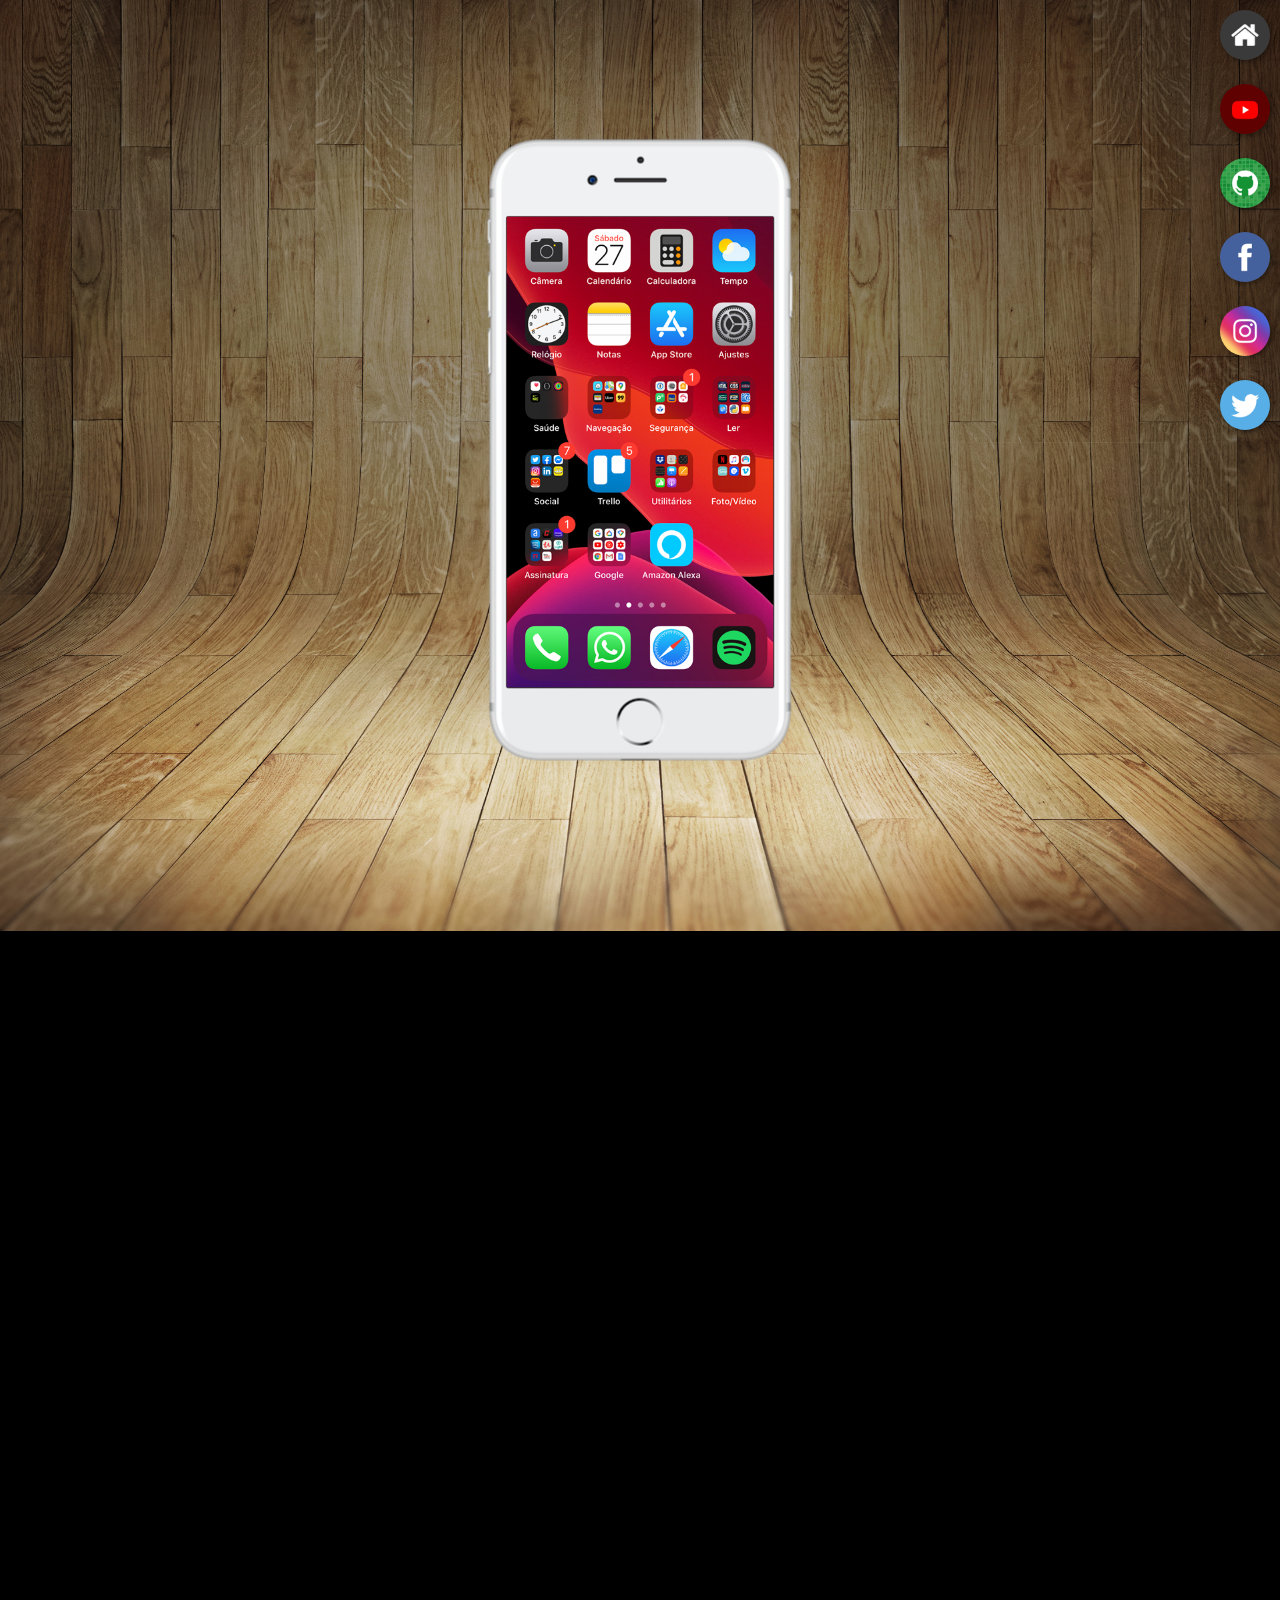
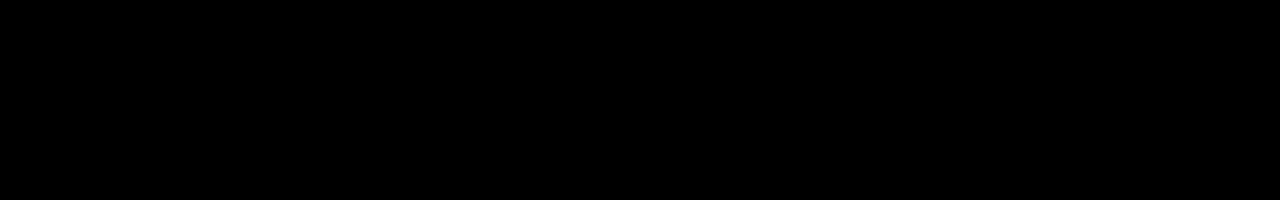
<file: index.html>
<!DOCTYPE html>
<html lang="pt-br">
<head>
    <meta charset="UTF-8">
    <meta http-equiv="X-UA-Compatible" content="IE=edge">
    <meta name="viewport" content="width=device-width, initial-scale=1.0">
    <link rel="shortcut icon" href="favicon.ico" type="image/x-icon">
    <link rel="stylesheet" href="estilos/style.css">
    <title>Projeto Redes Sociais</title>
</head>
<body>
    <main>
        <section id="telefone">
            <iframe src="home.html" name="tela" id="tela" frameborder="0">Seu navegador não é compatível</iframe>
        </section>
        <section id="redes-sociais">
            <a href="home.html" target="tela"><img src="imagens/logo-home.jpg" alt="Home"></a><br>
            <a href="youtube.html" target="tela"><img src="imagens/logo-youtube.jpg" alt="Youtube"></a><br>
            <a href="github.html" target="tela"><img src="imagens/logo-github.jpg" alt="Github"></a><br>
            <a href="facebook.html" target="tela"><img src="imagens/logo-facebook.jpg" alt="Facebook"></a><br>
            <a href="instagram.html" target="tela"><img src="imagens/logo-instagram.jpg" alt="Instagram"></a><br>
            <a href="twitter.html" target="tela"><img src="imagens/logo-twitter.jpg" alt="Twitter"></a><br>
        </section>
    </main>
</body>
</html>
</file>
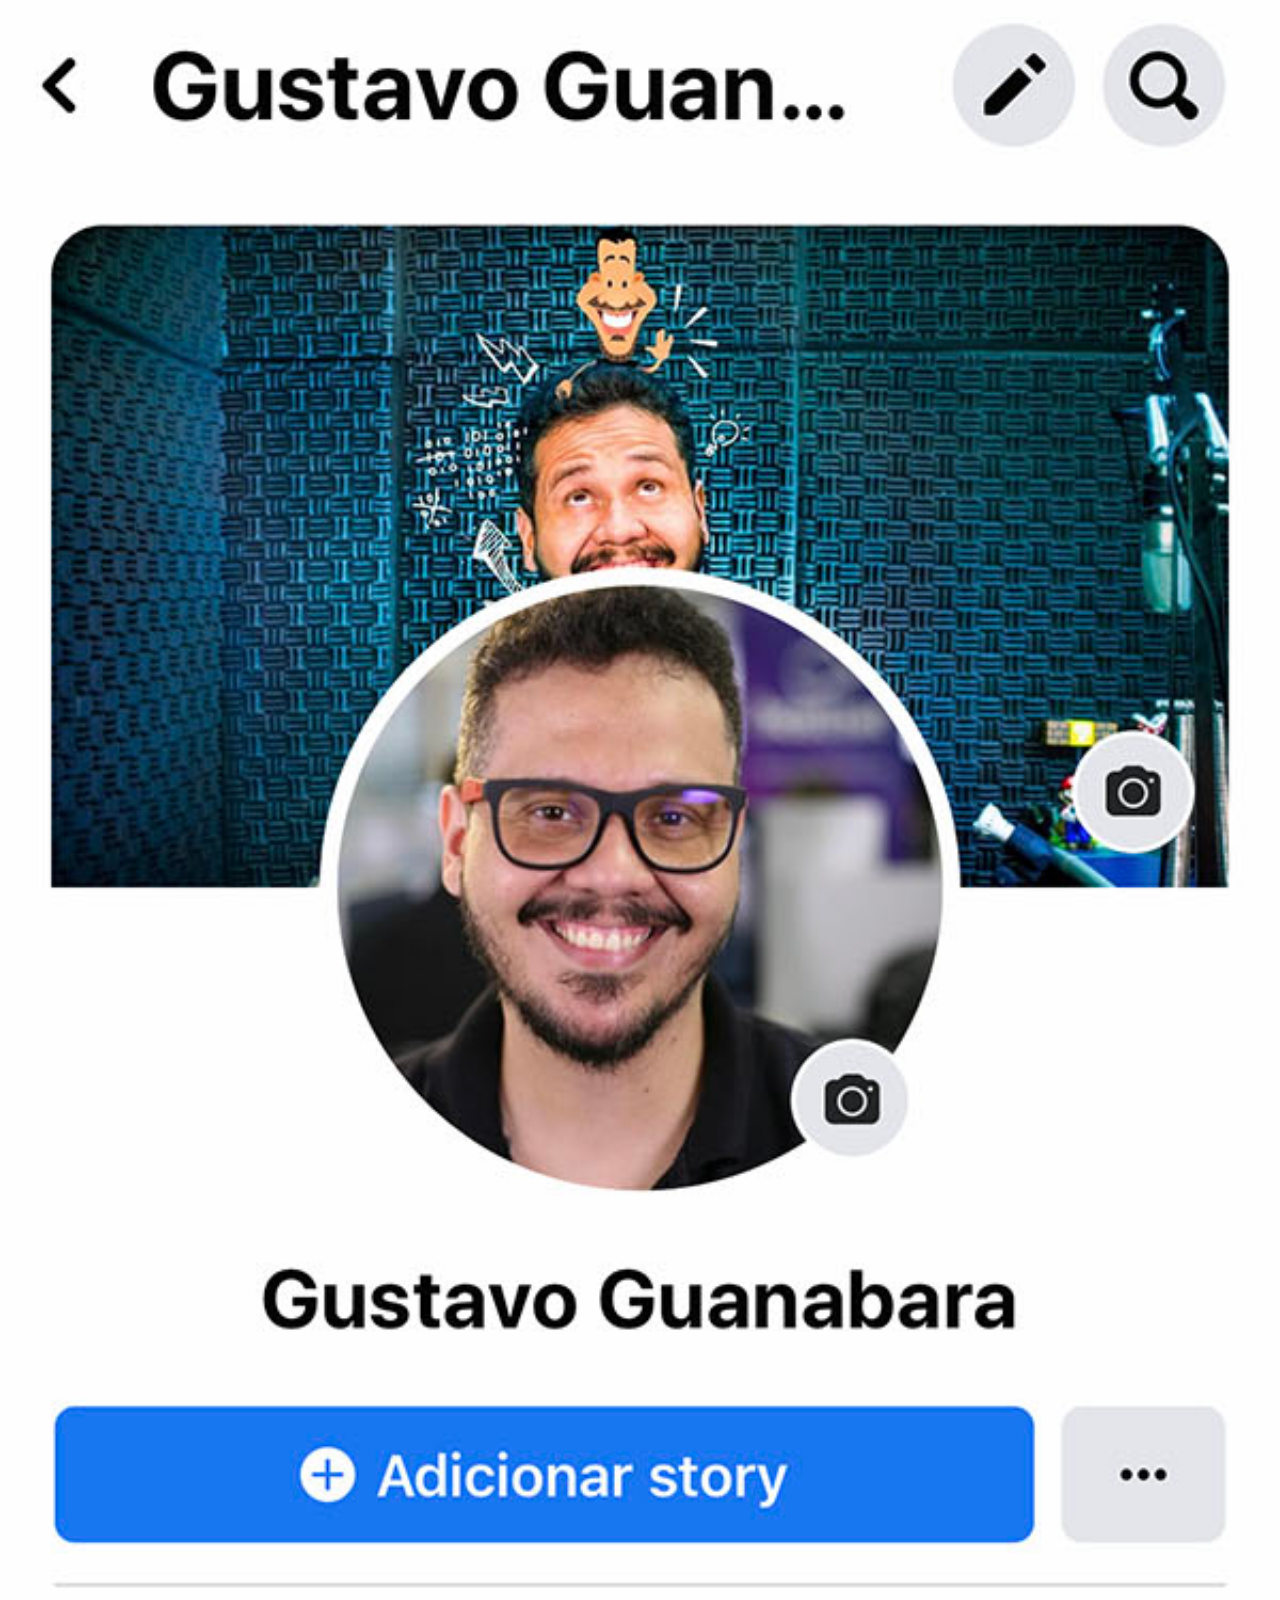
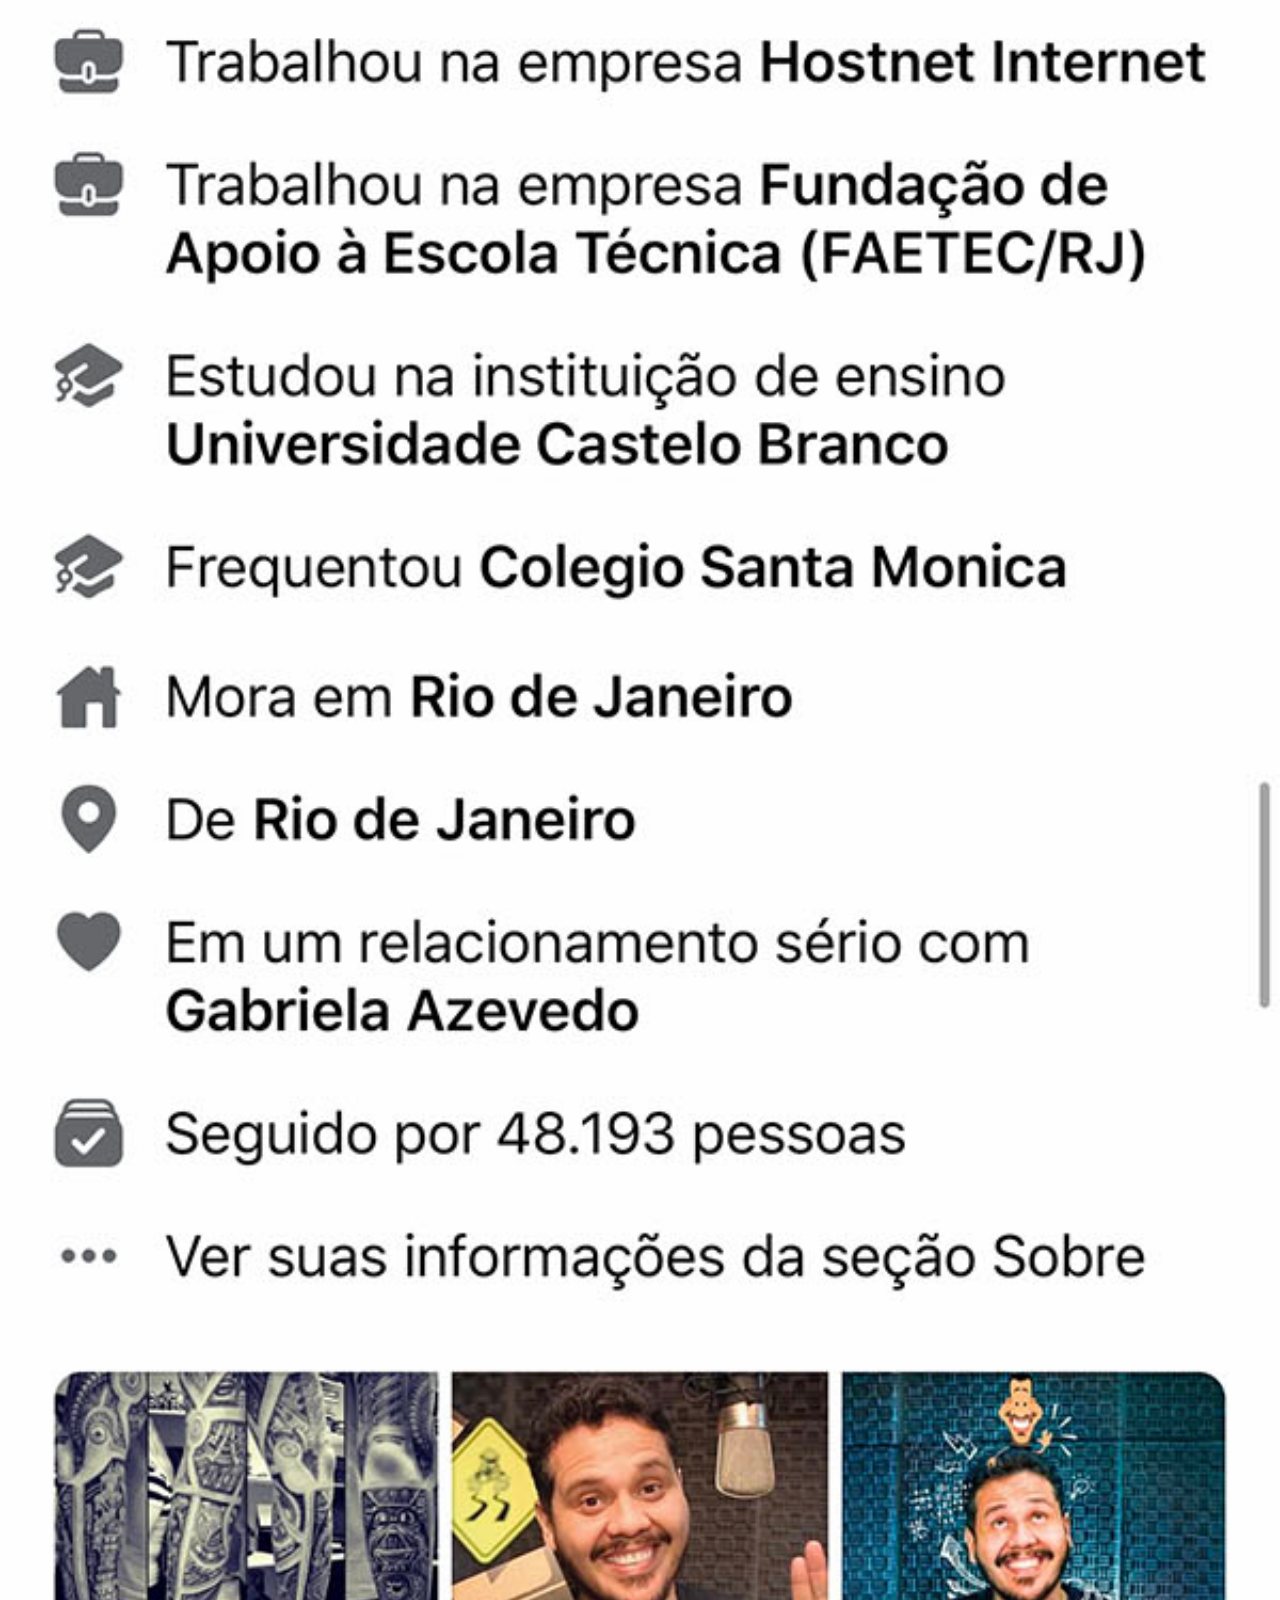
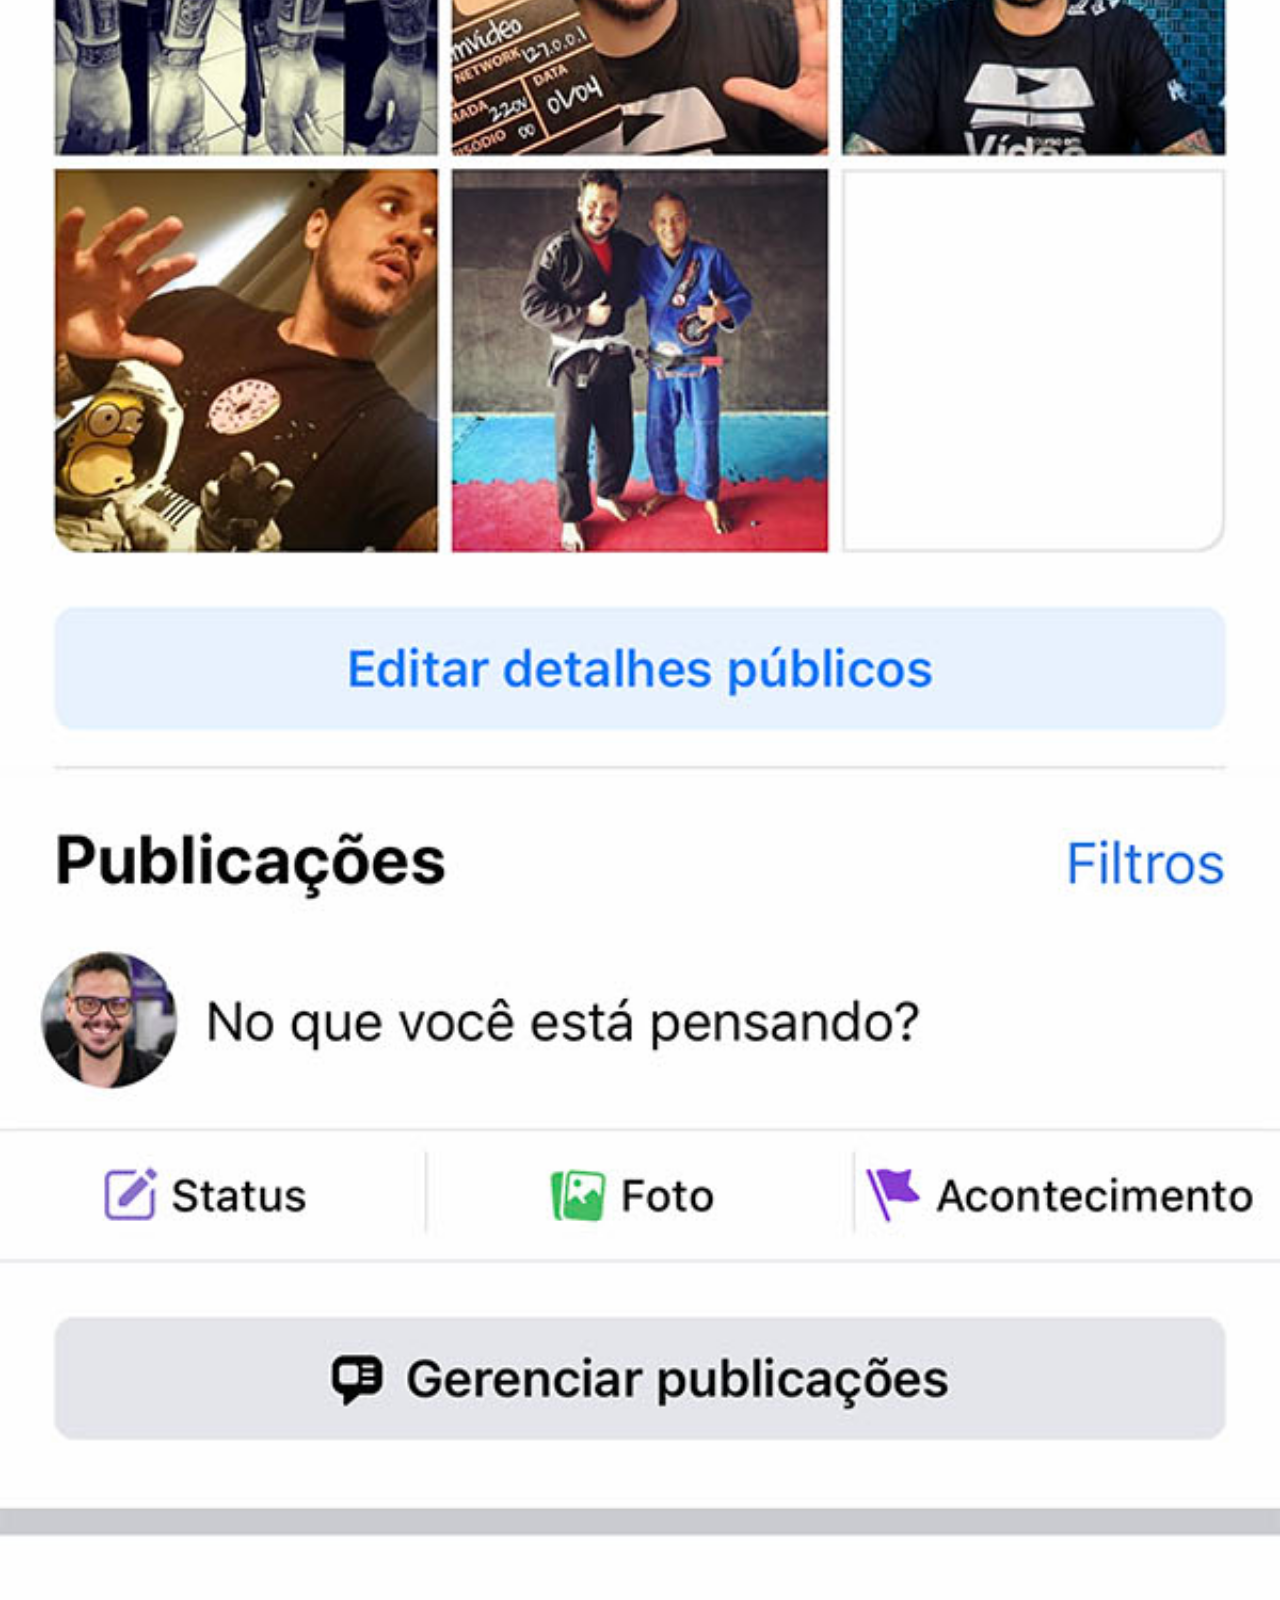
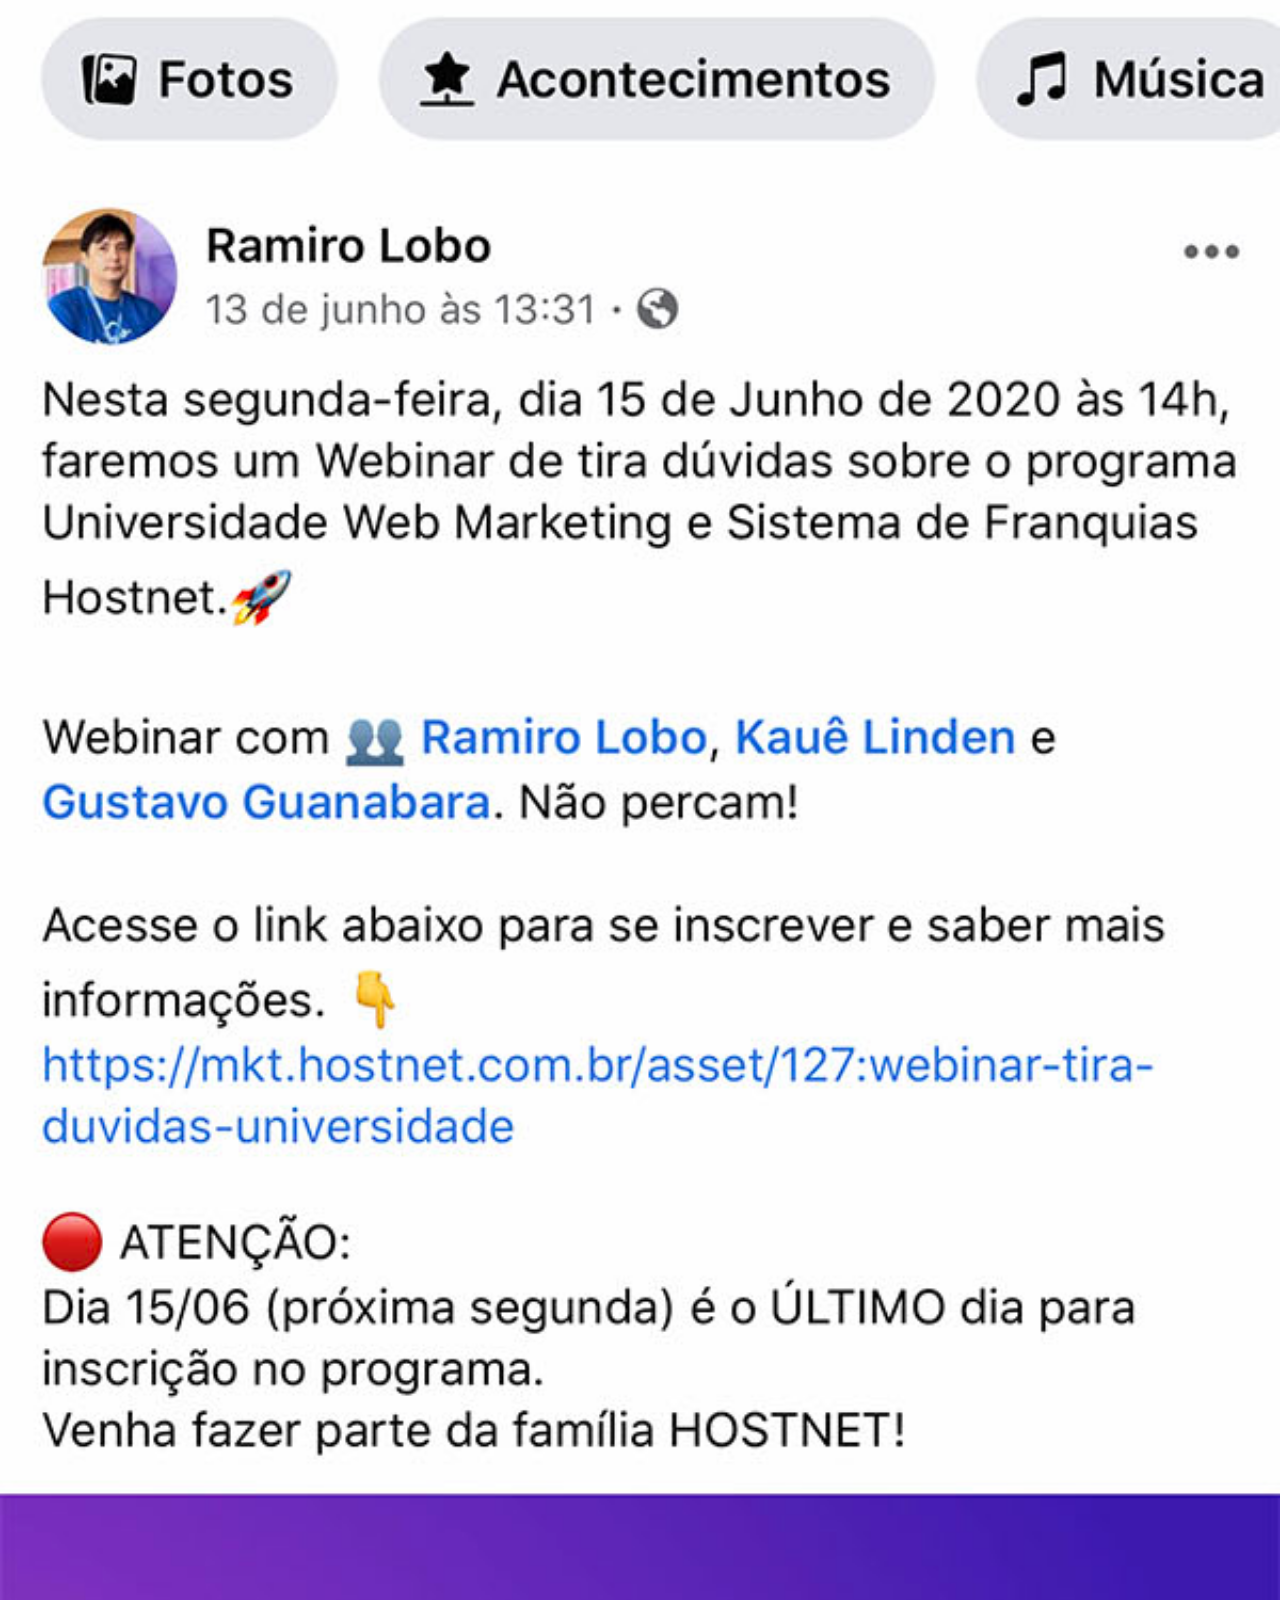
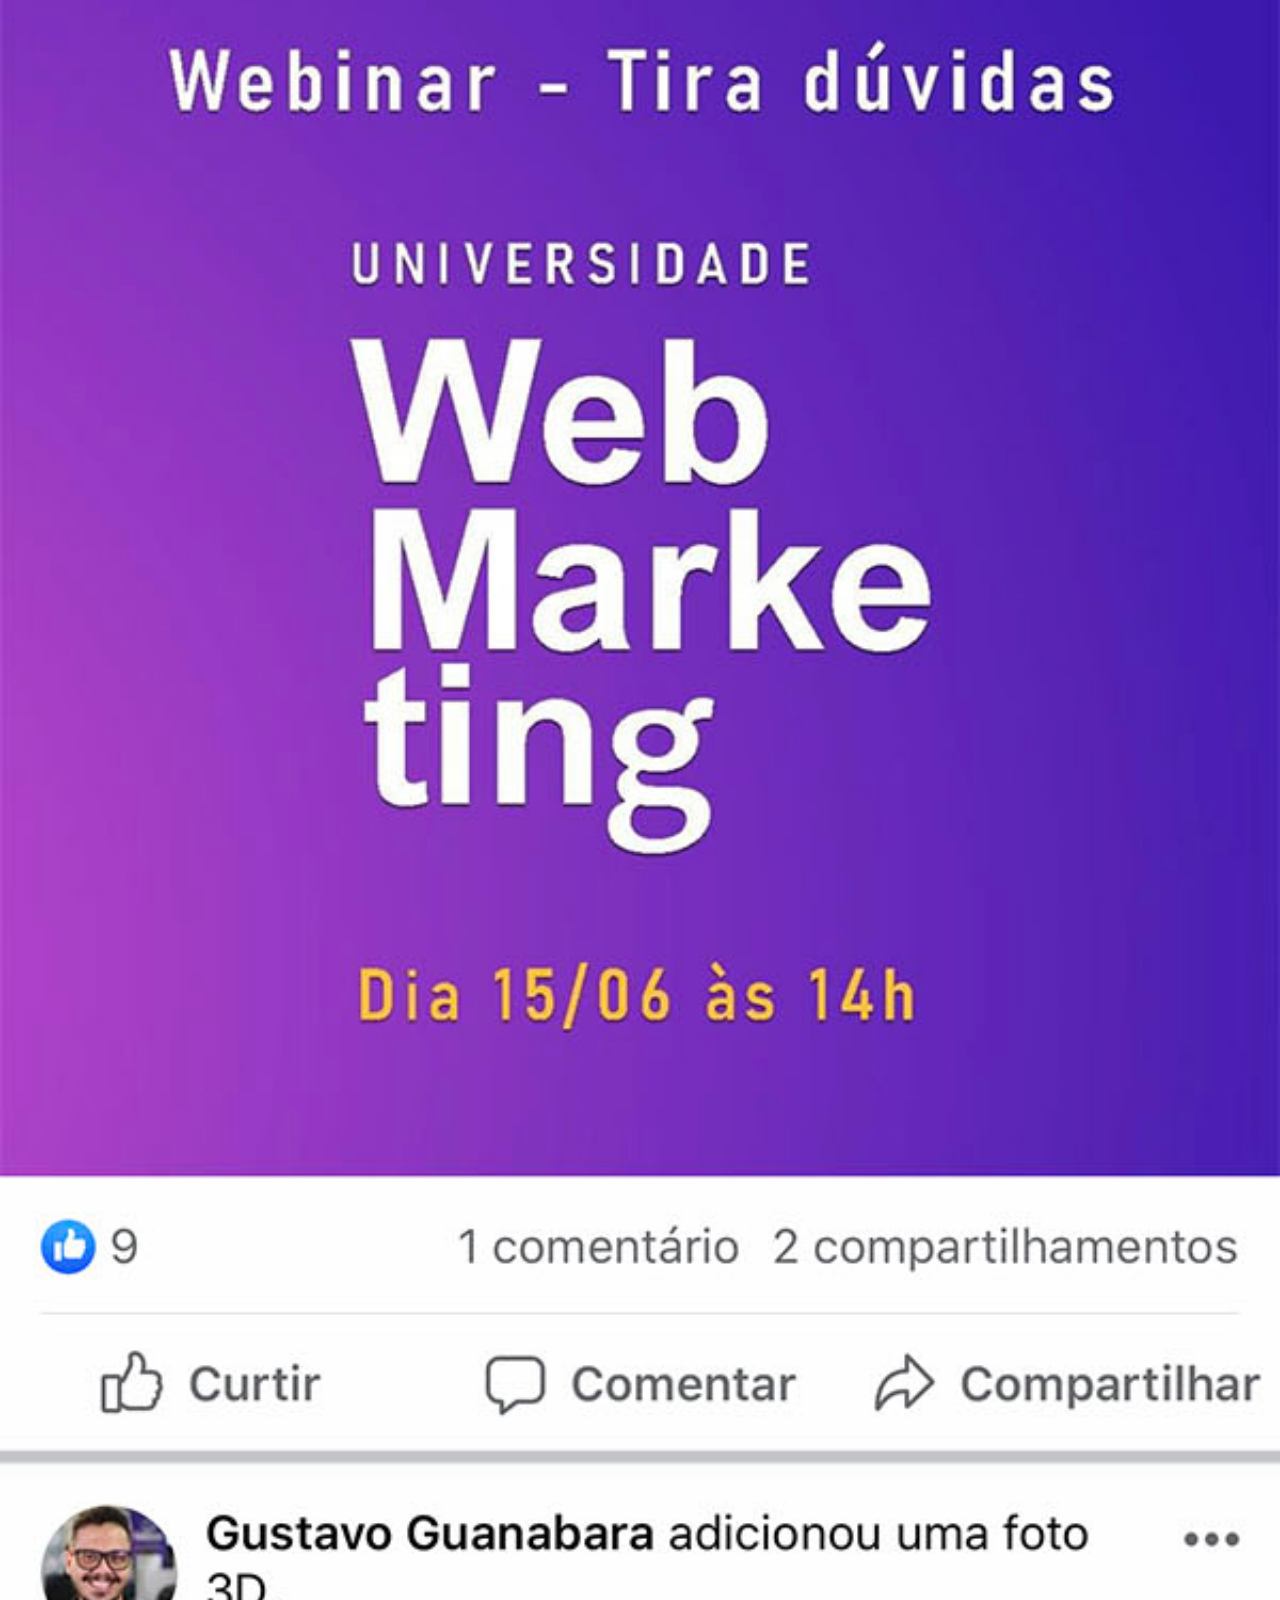
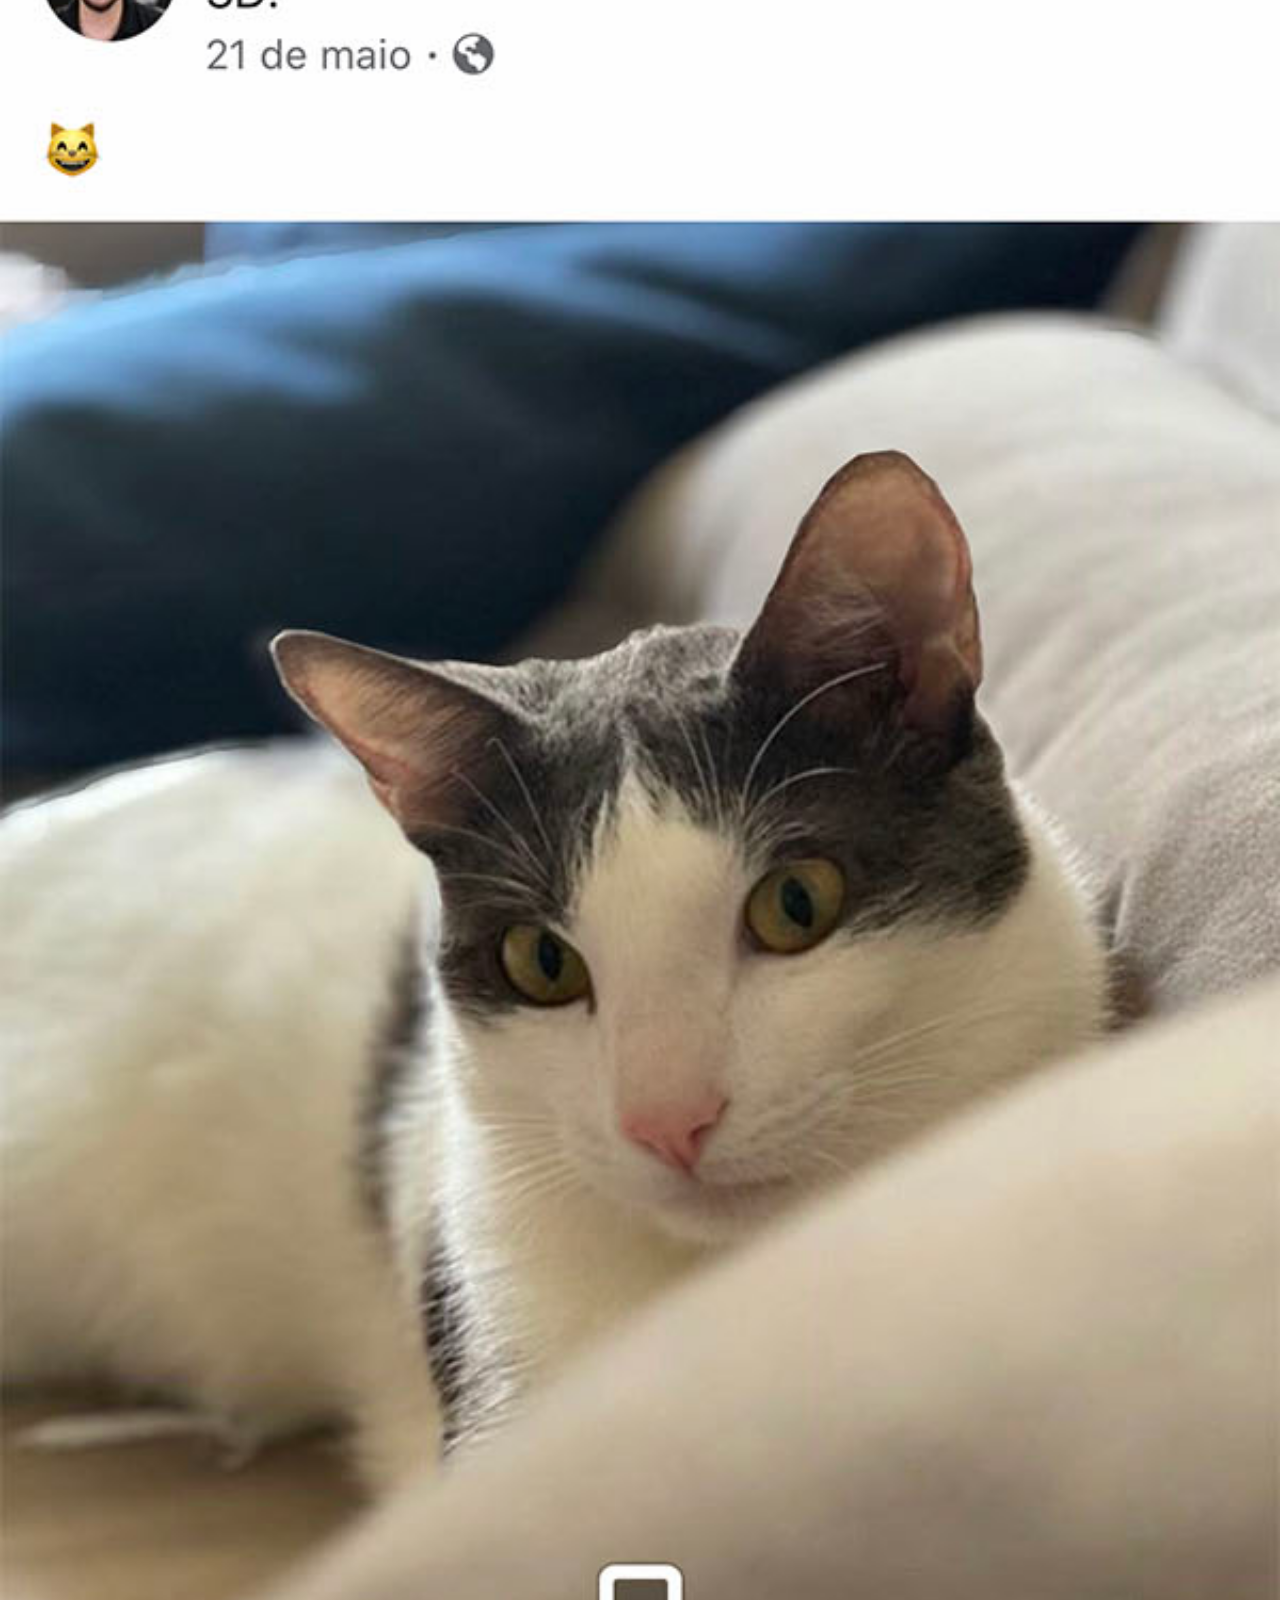
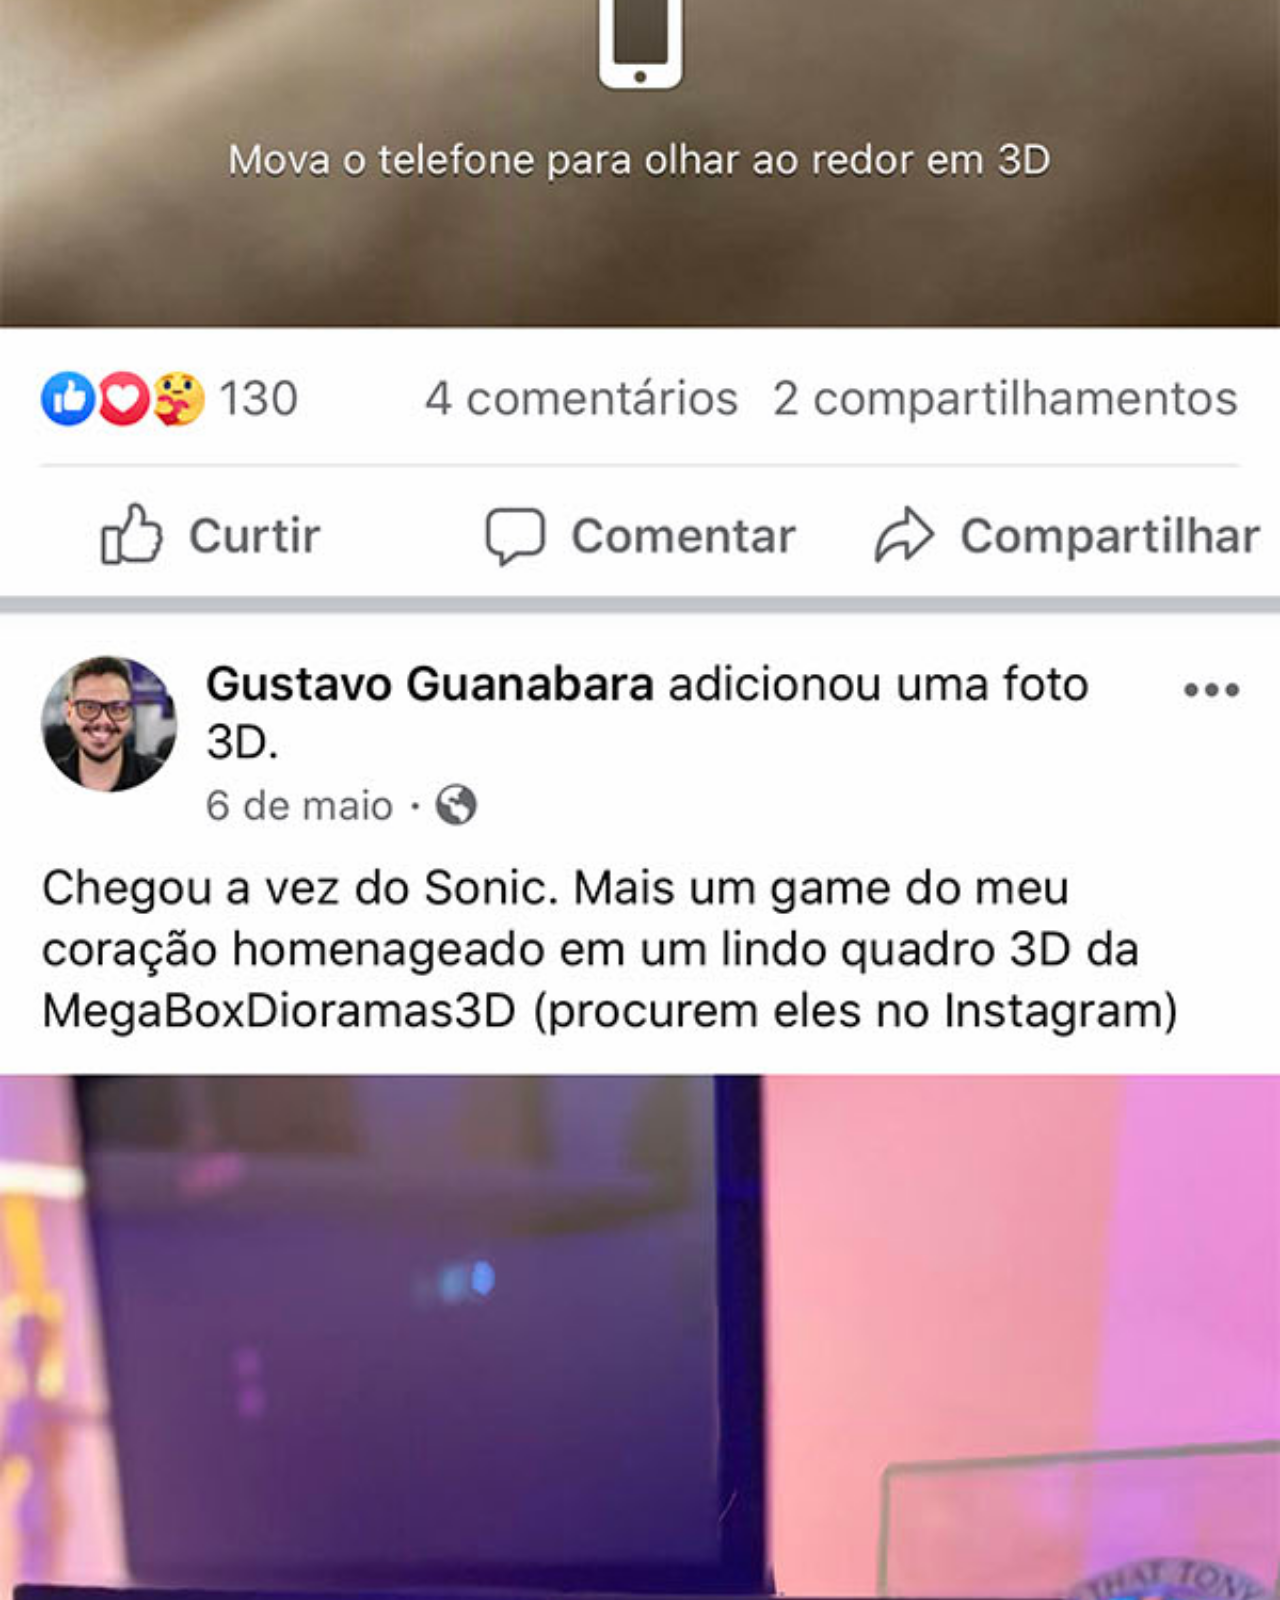
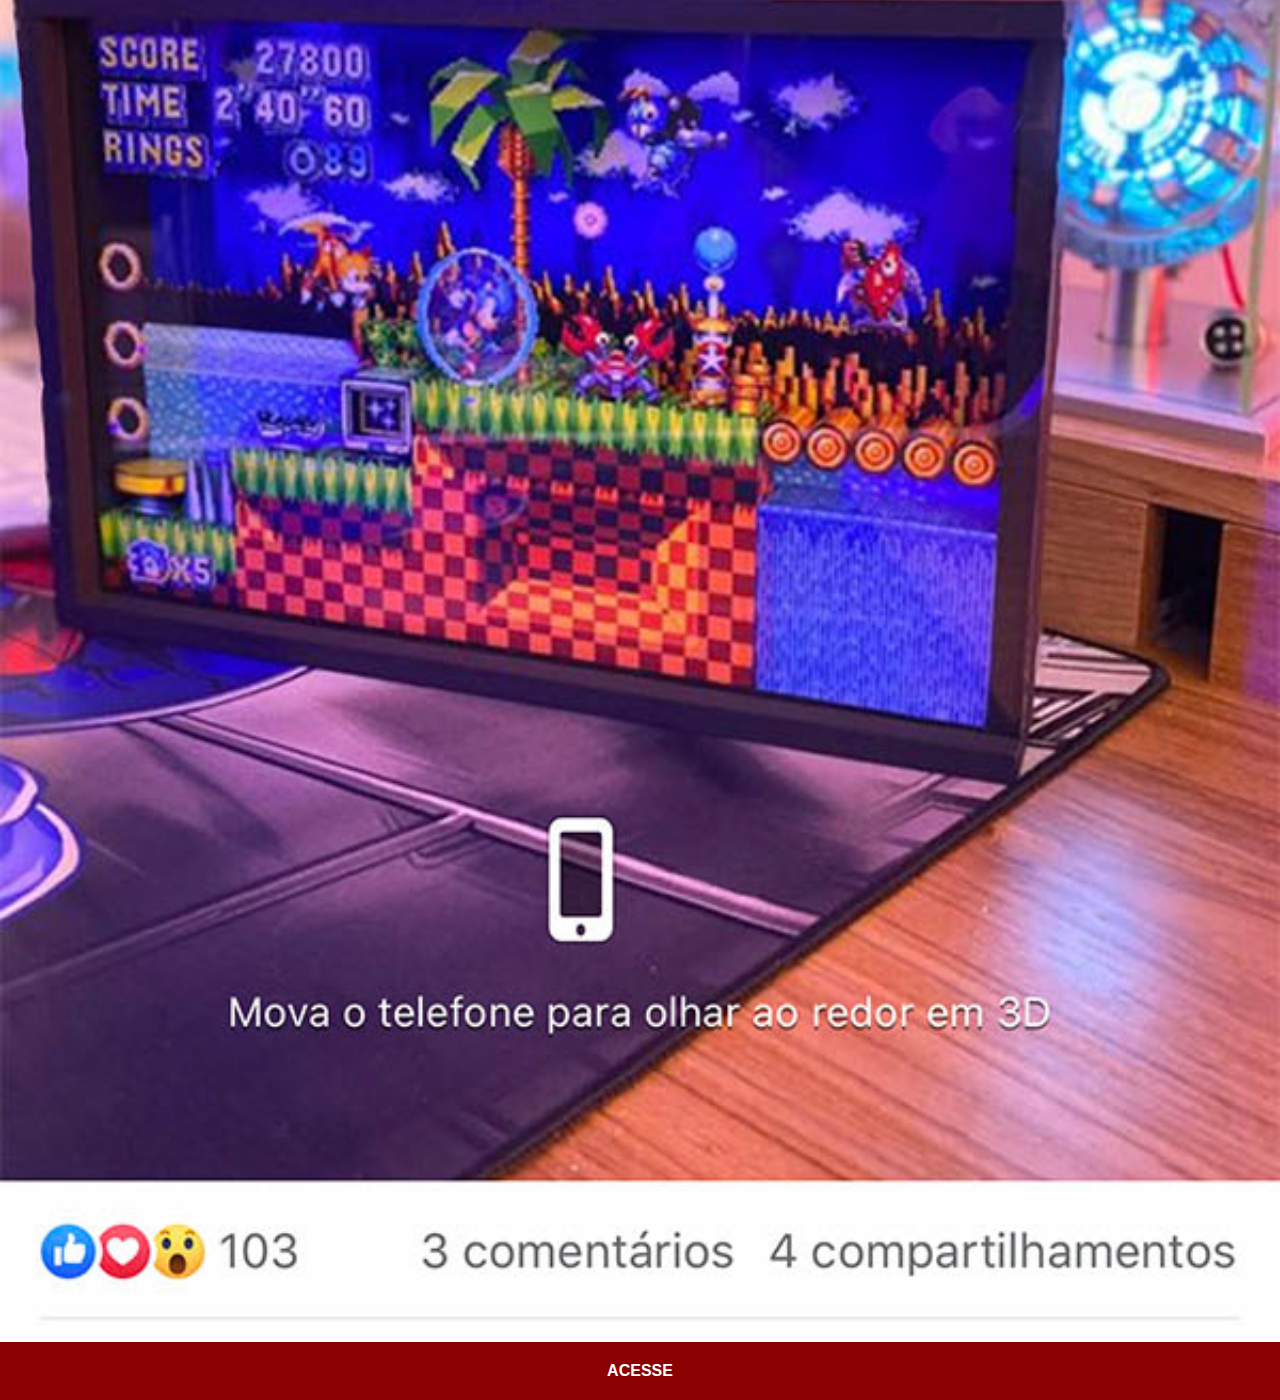
<file: facebook.html>
<!DOCTYPE html>
<html lang="pt-br">
<head>
    <meta charset="UTF-8">
    <meta http-equiv="X-UA-Compatible" content="IE=edge">
    <meta name="viewport" content="width=device-width, initial-scale=1.0">
    <title>Facebook</title>
</head>
<body>
    <link rel="stylesheet" href="estilos/social.css">
</body>
<img src="imagens/tela-facebook.jpg" alt="Facebook">
<a href="https://pt-br.facebook.com/" target="_blank">ACESSE</a>
</html>
</file>
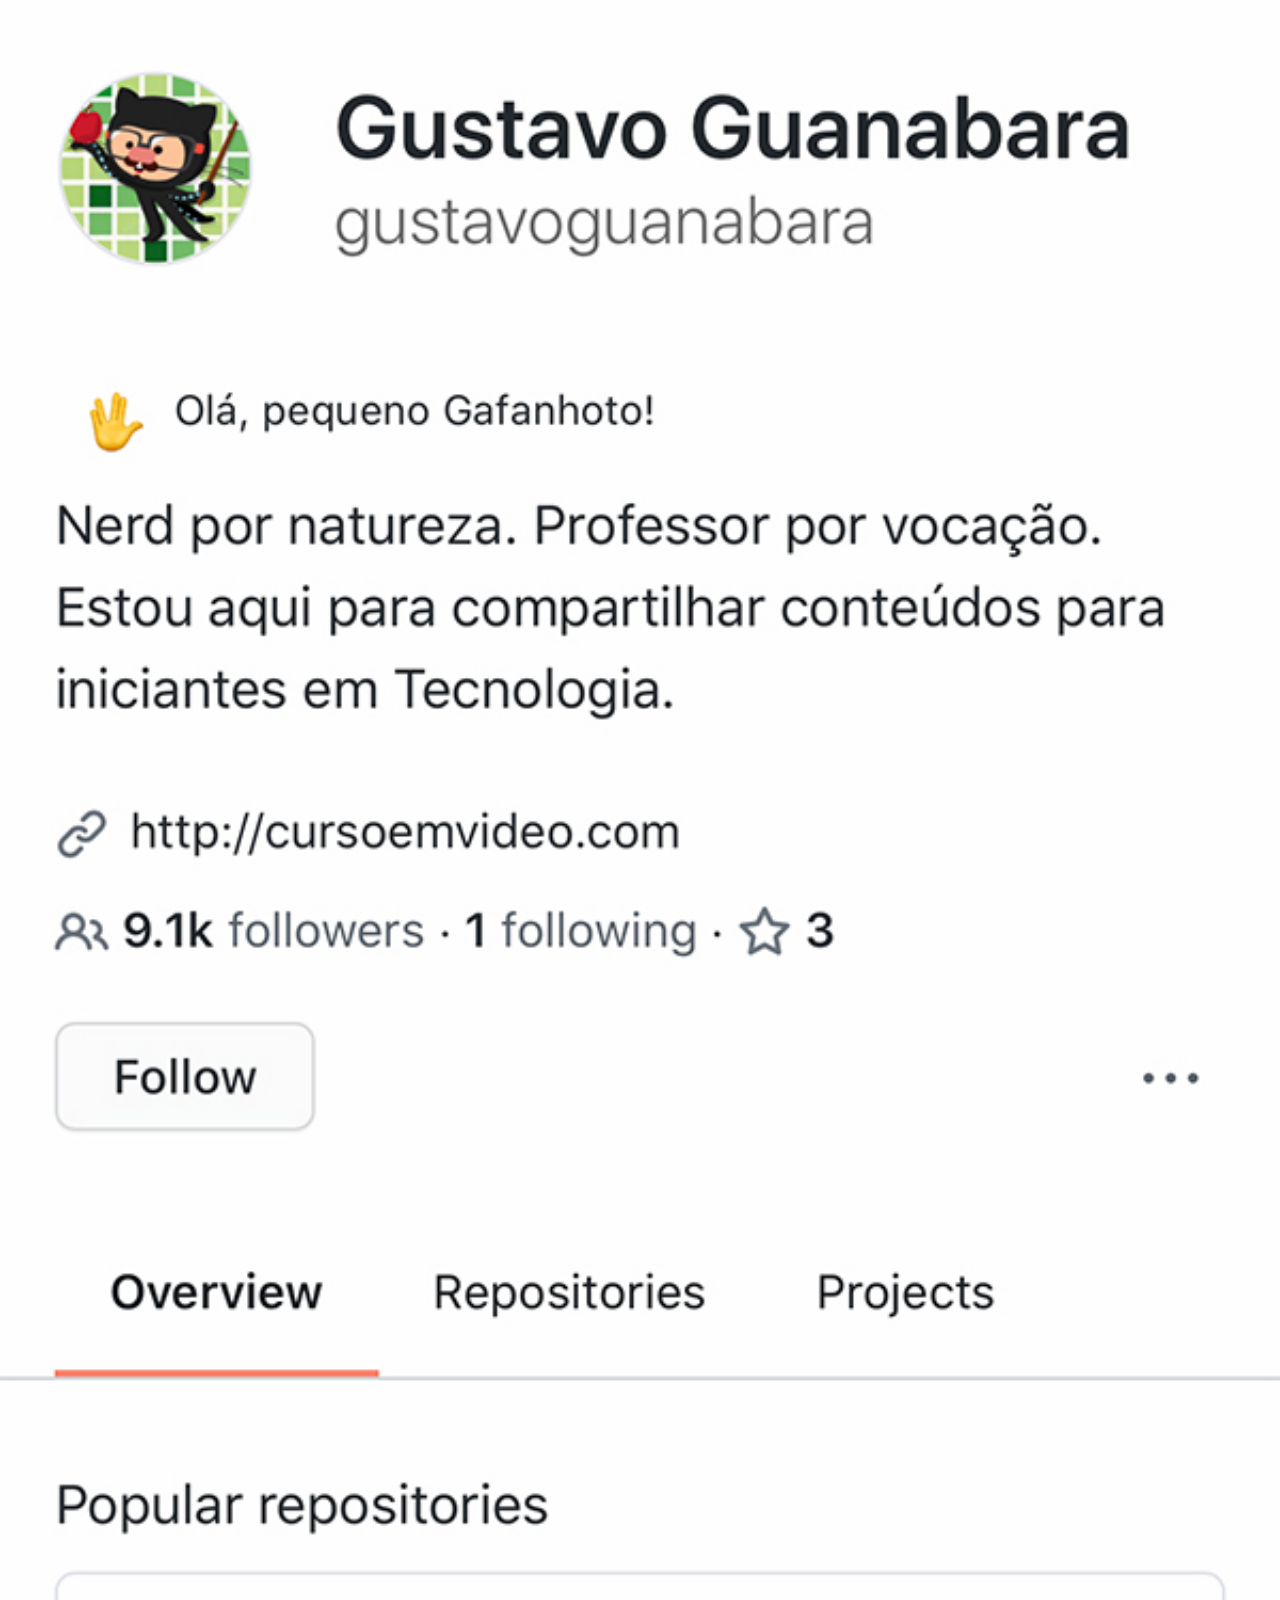
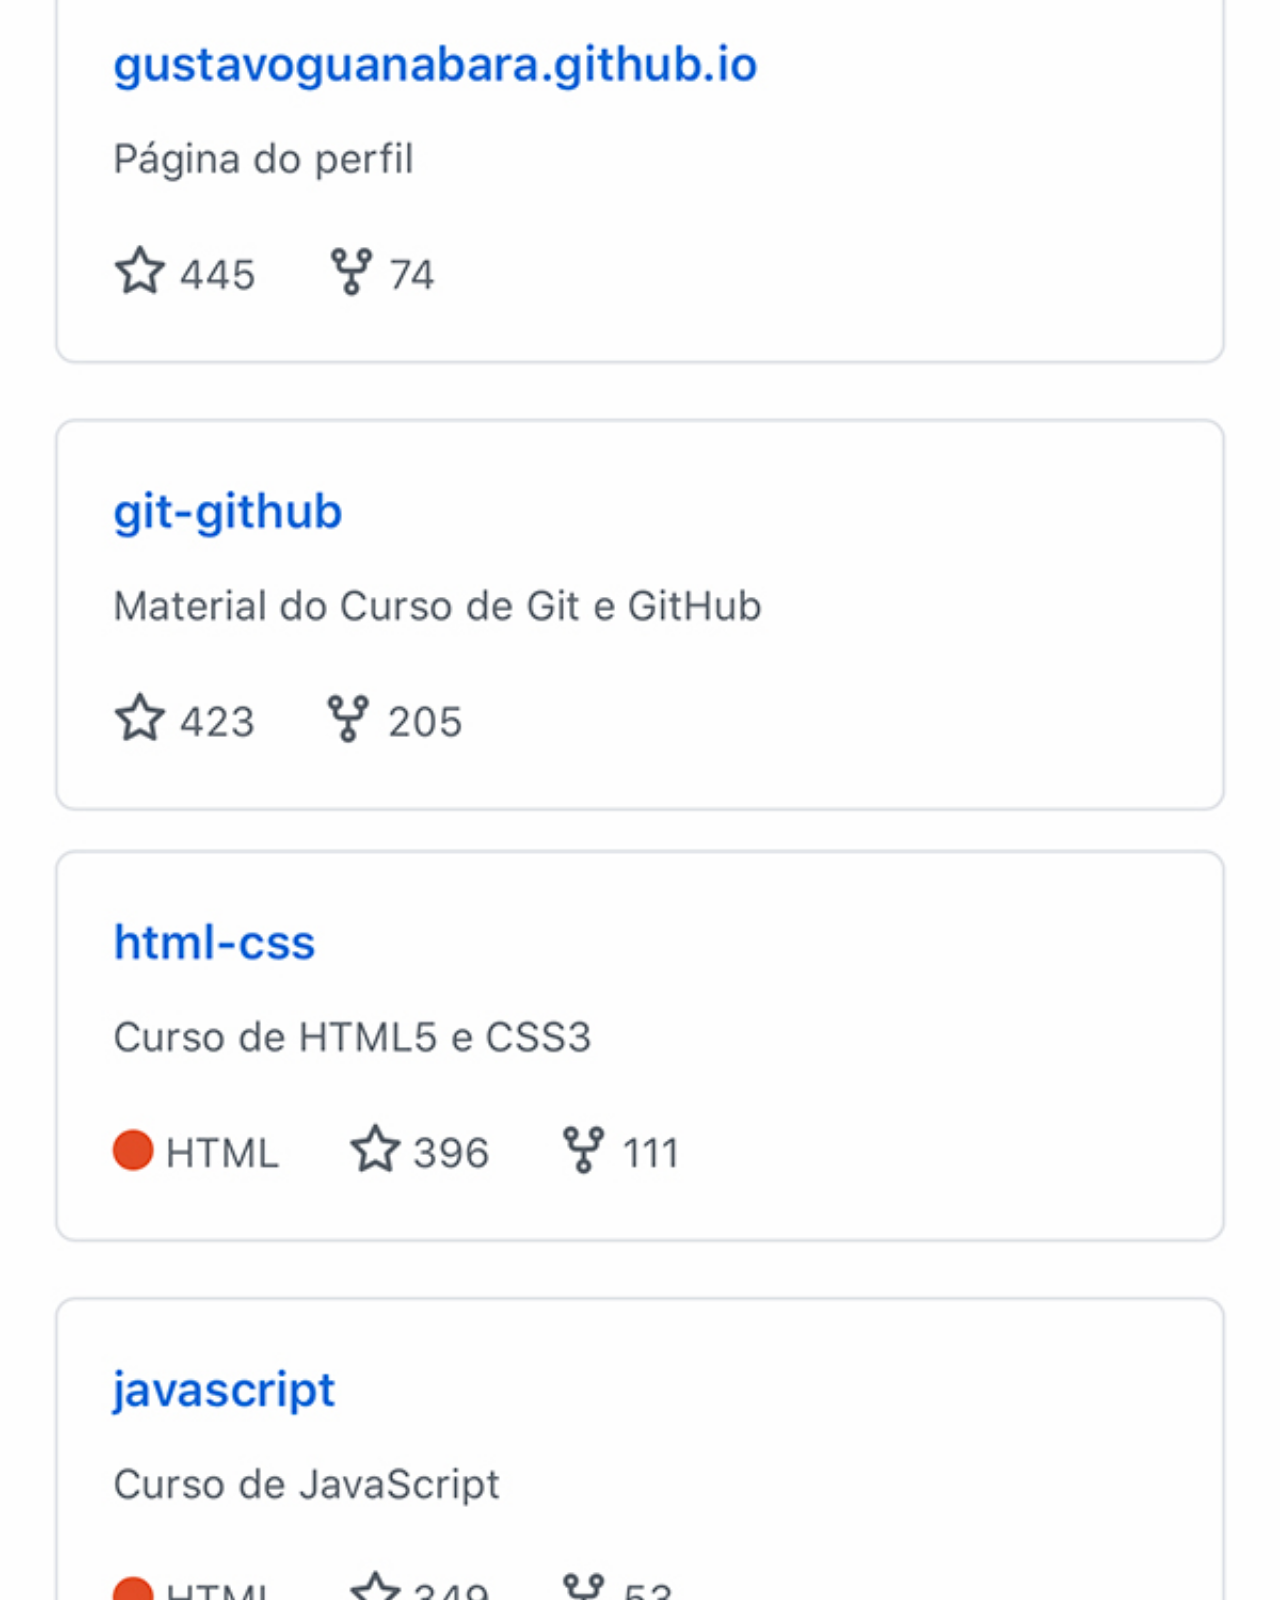
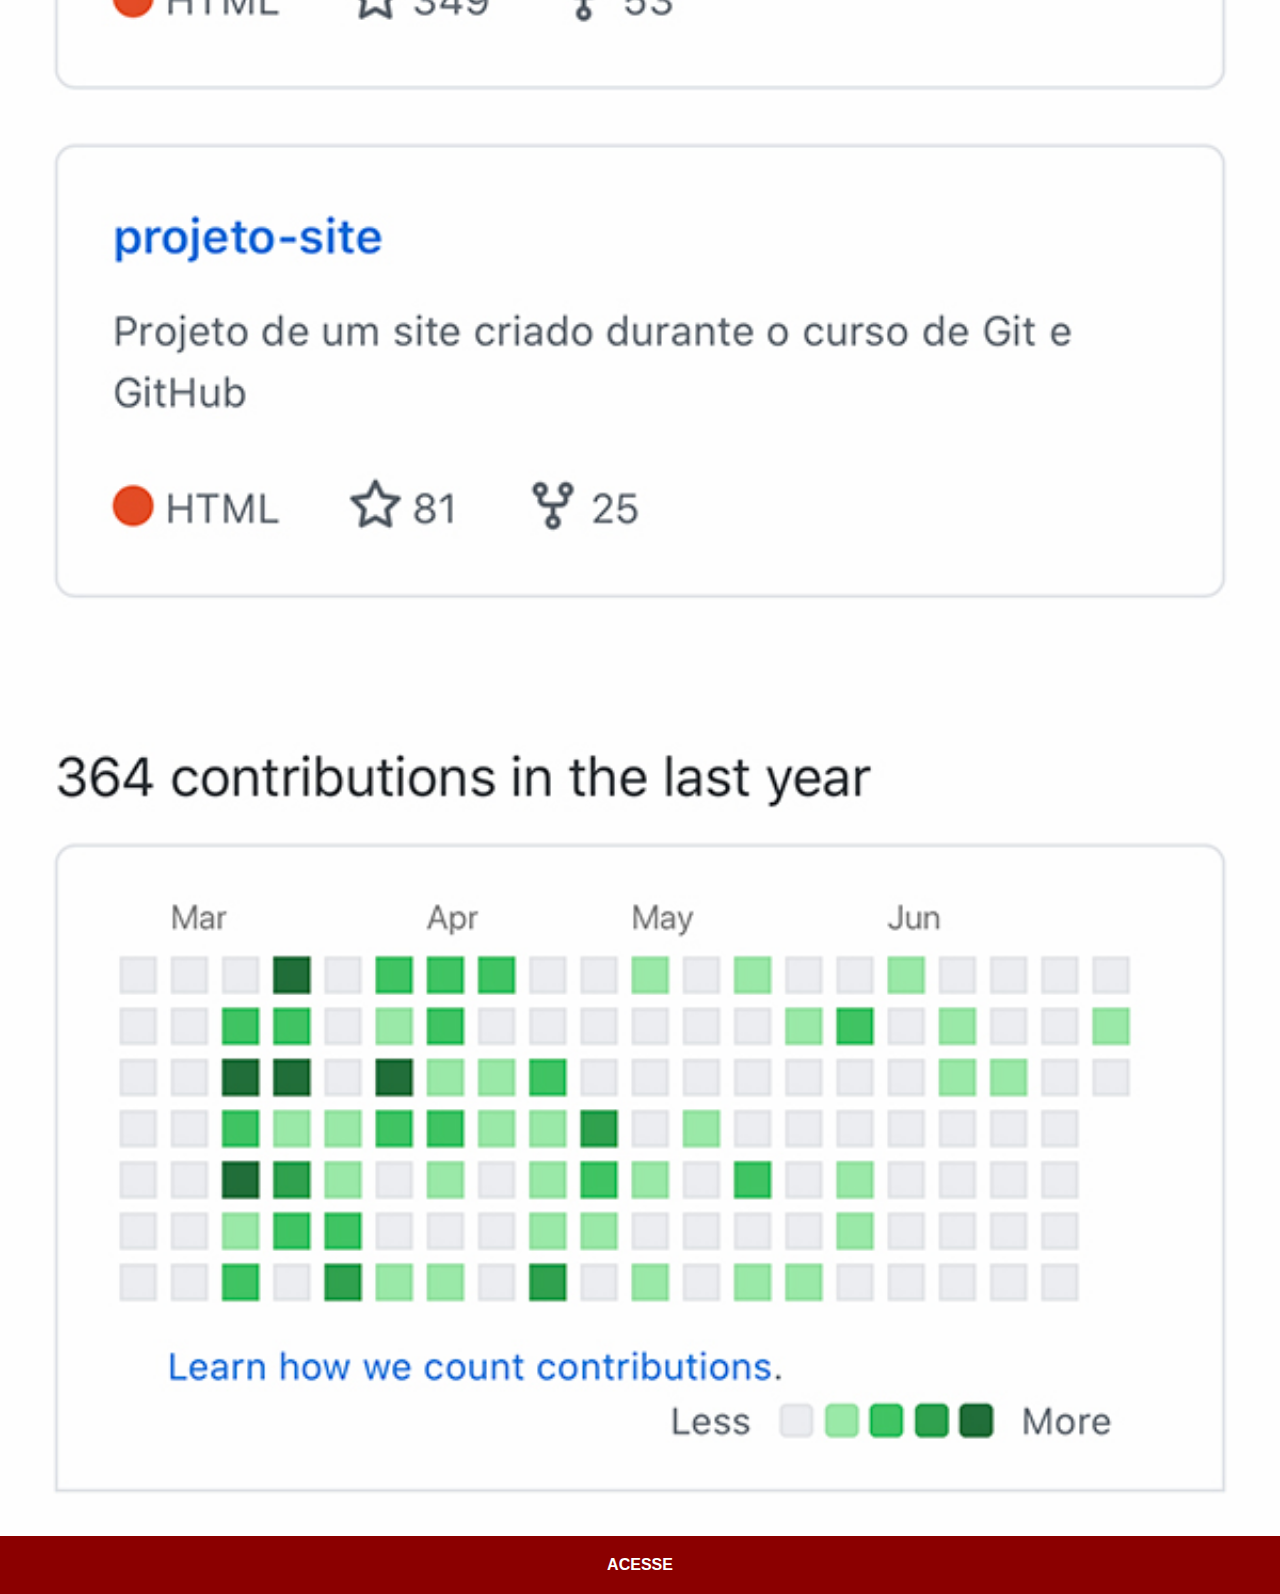
<file: github.html>
<!DOCTYPE html>
<html lang="en">
<head>
    <meta charset="UTF-8">
    <meta http-equiv="X-UA-Compatible" content="IE=edge">
    <meta name="viewport" content="width=device-width, initial-scale=1.0">
    <title>GitHub</title>
    <link rel="stylesheet" href="estilos/social.css">
</head>
<body>
    <img src="imagens/tela-github.jpg" alt="GitHub">
    <a href="https://github.com/rodrigoossantos" target="_blank"> ACESSE</a>
</body>
</html>
</file>
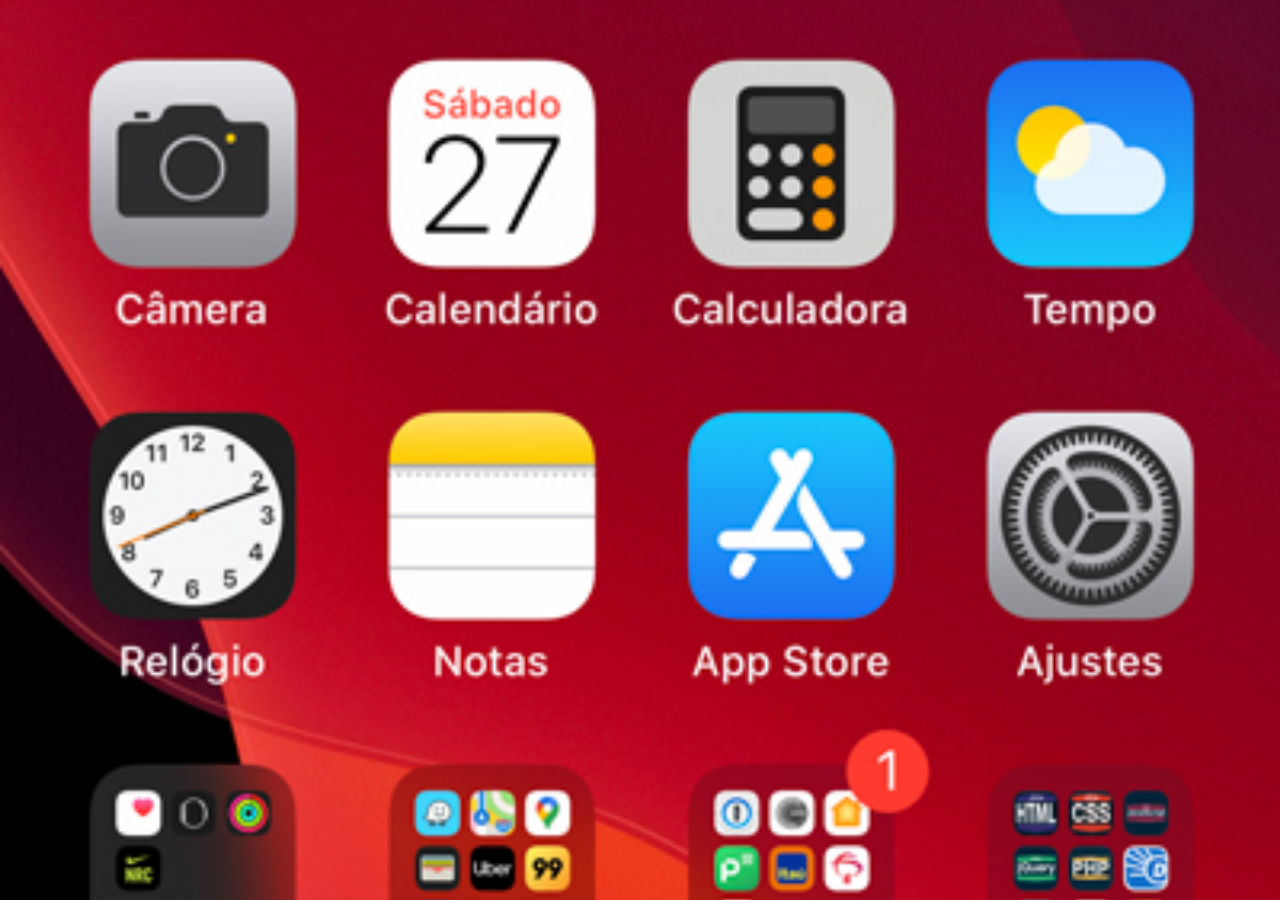
<file: home.html>
<!DOCTYPE html>
<html lang="pt-br">
<head>
    <meta charset="UTF-8">
    <meta http-equiv="X-UA-Compatible" content="IE=edge">
    <meta name="viewport" content="width=device-width, initial-scale=1.0">
    <title>Home</title>
</head>

<style>
    *{
        margin: 0px;
        padding: 0px;
    }

    body{
        height: 80vh;
        width: 50vh;
        background: black url('imagens/tela-home.jpg') no-repeat top center;
        background-size: cover;
    }
</style>

<body>
    
</body>
</html>
</file>
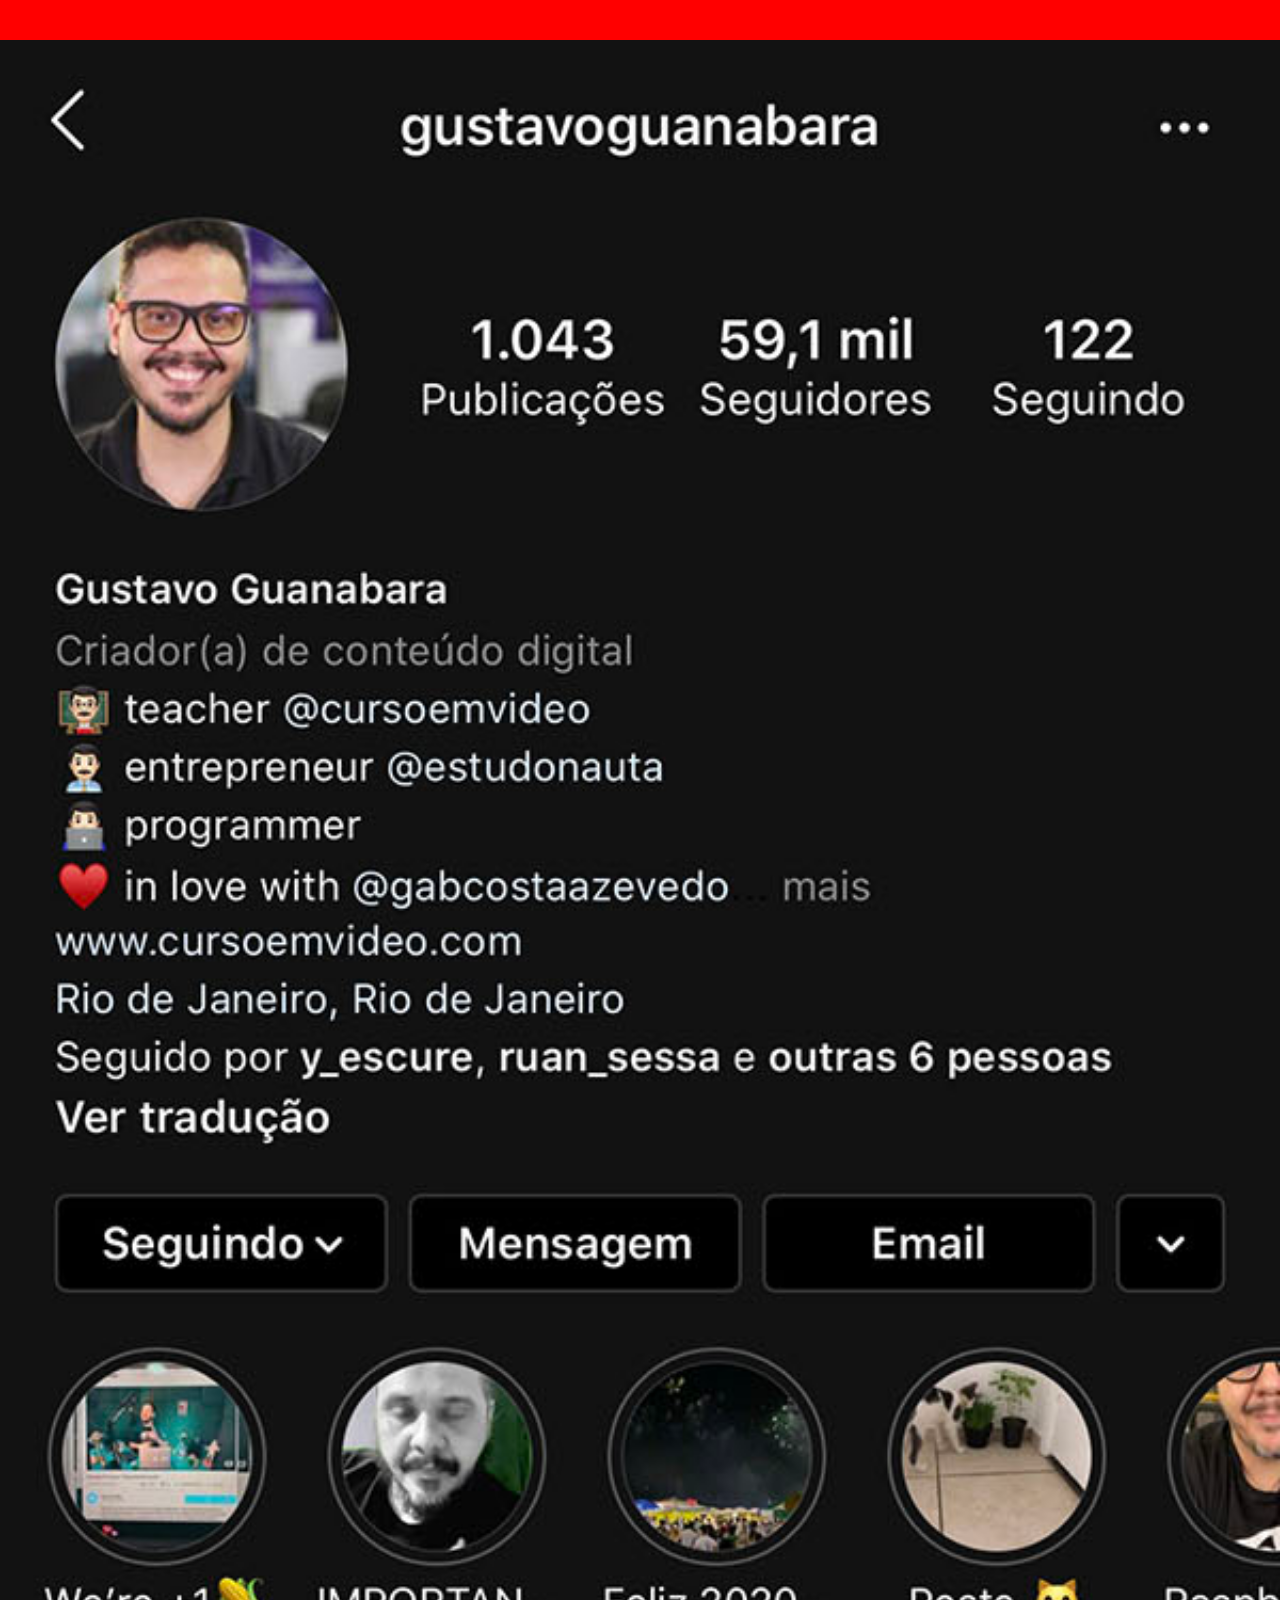
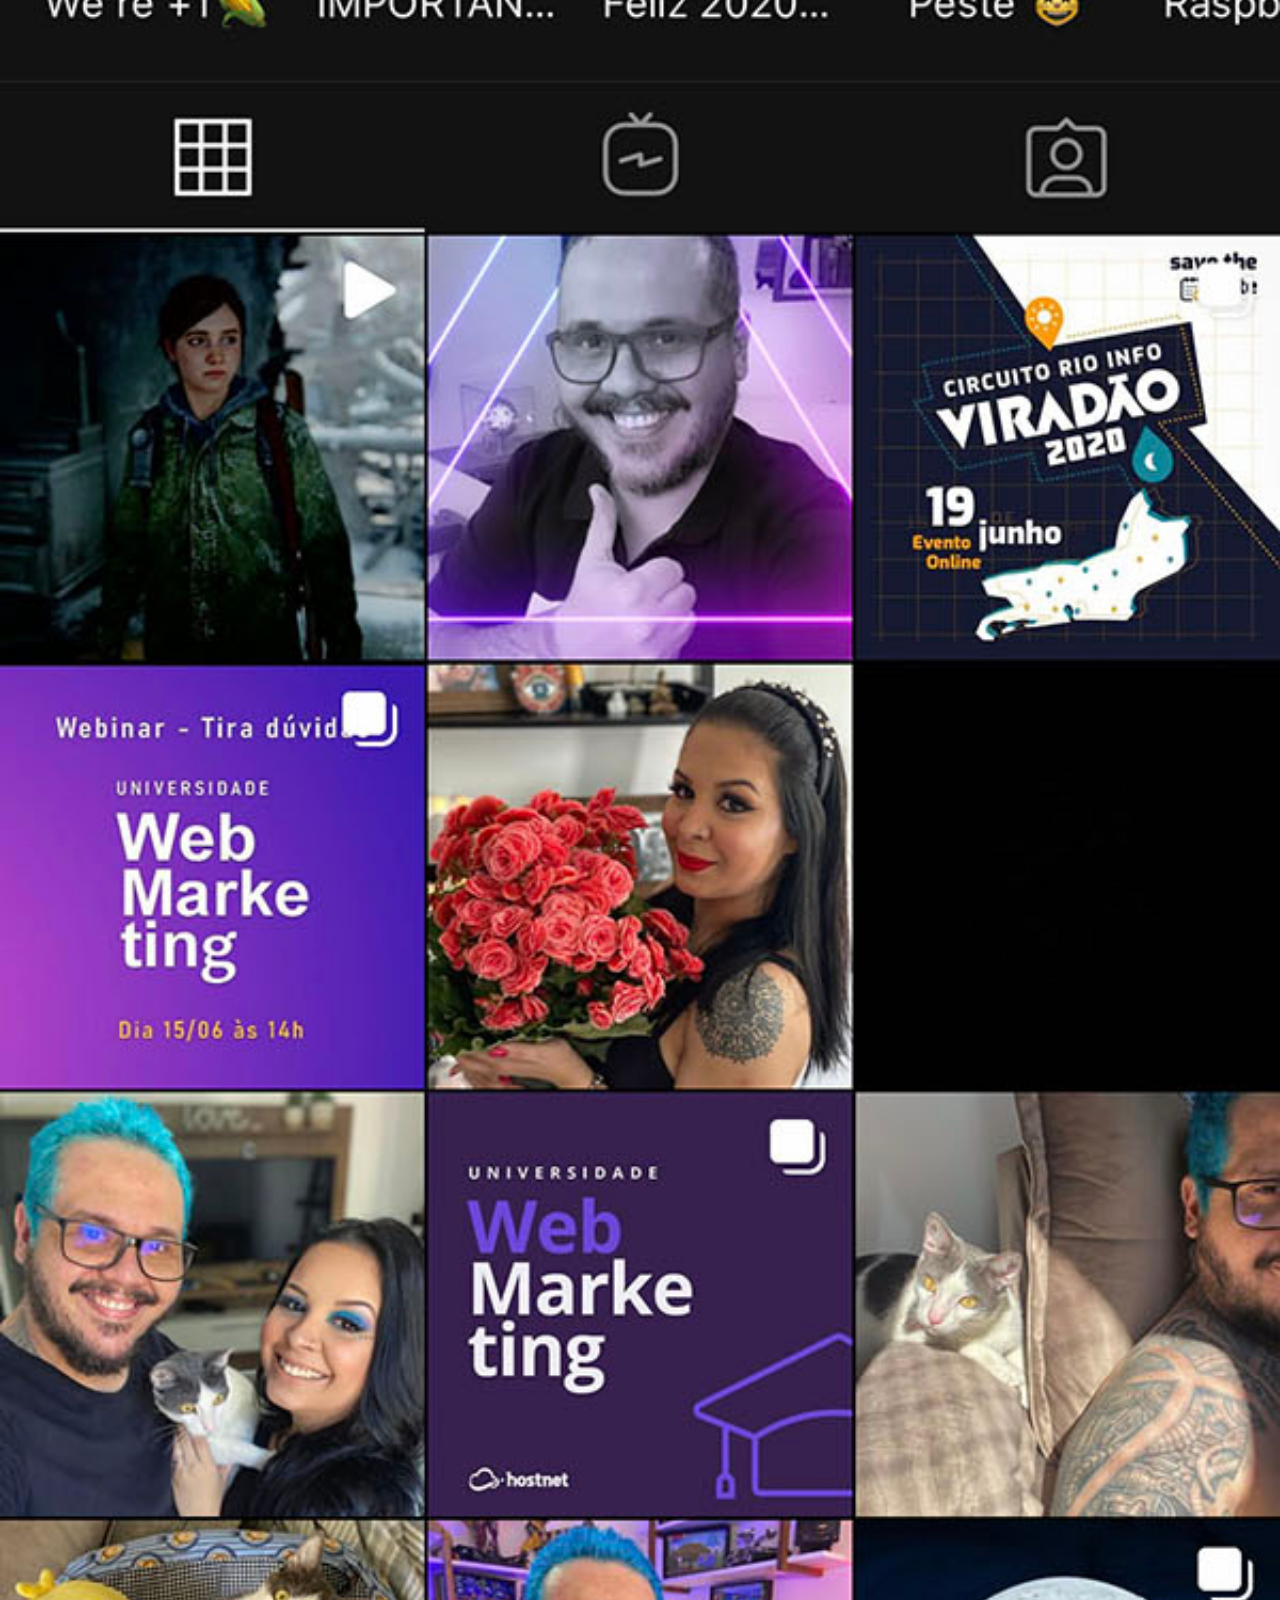
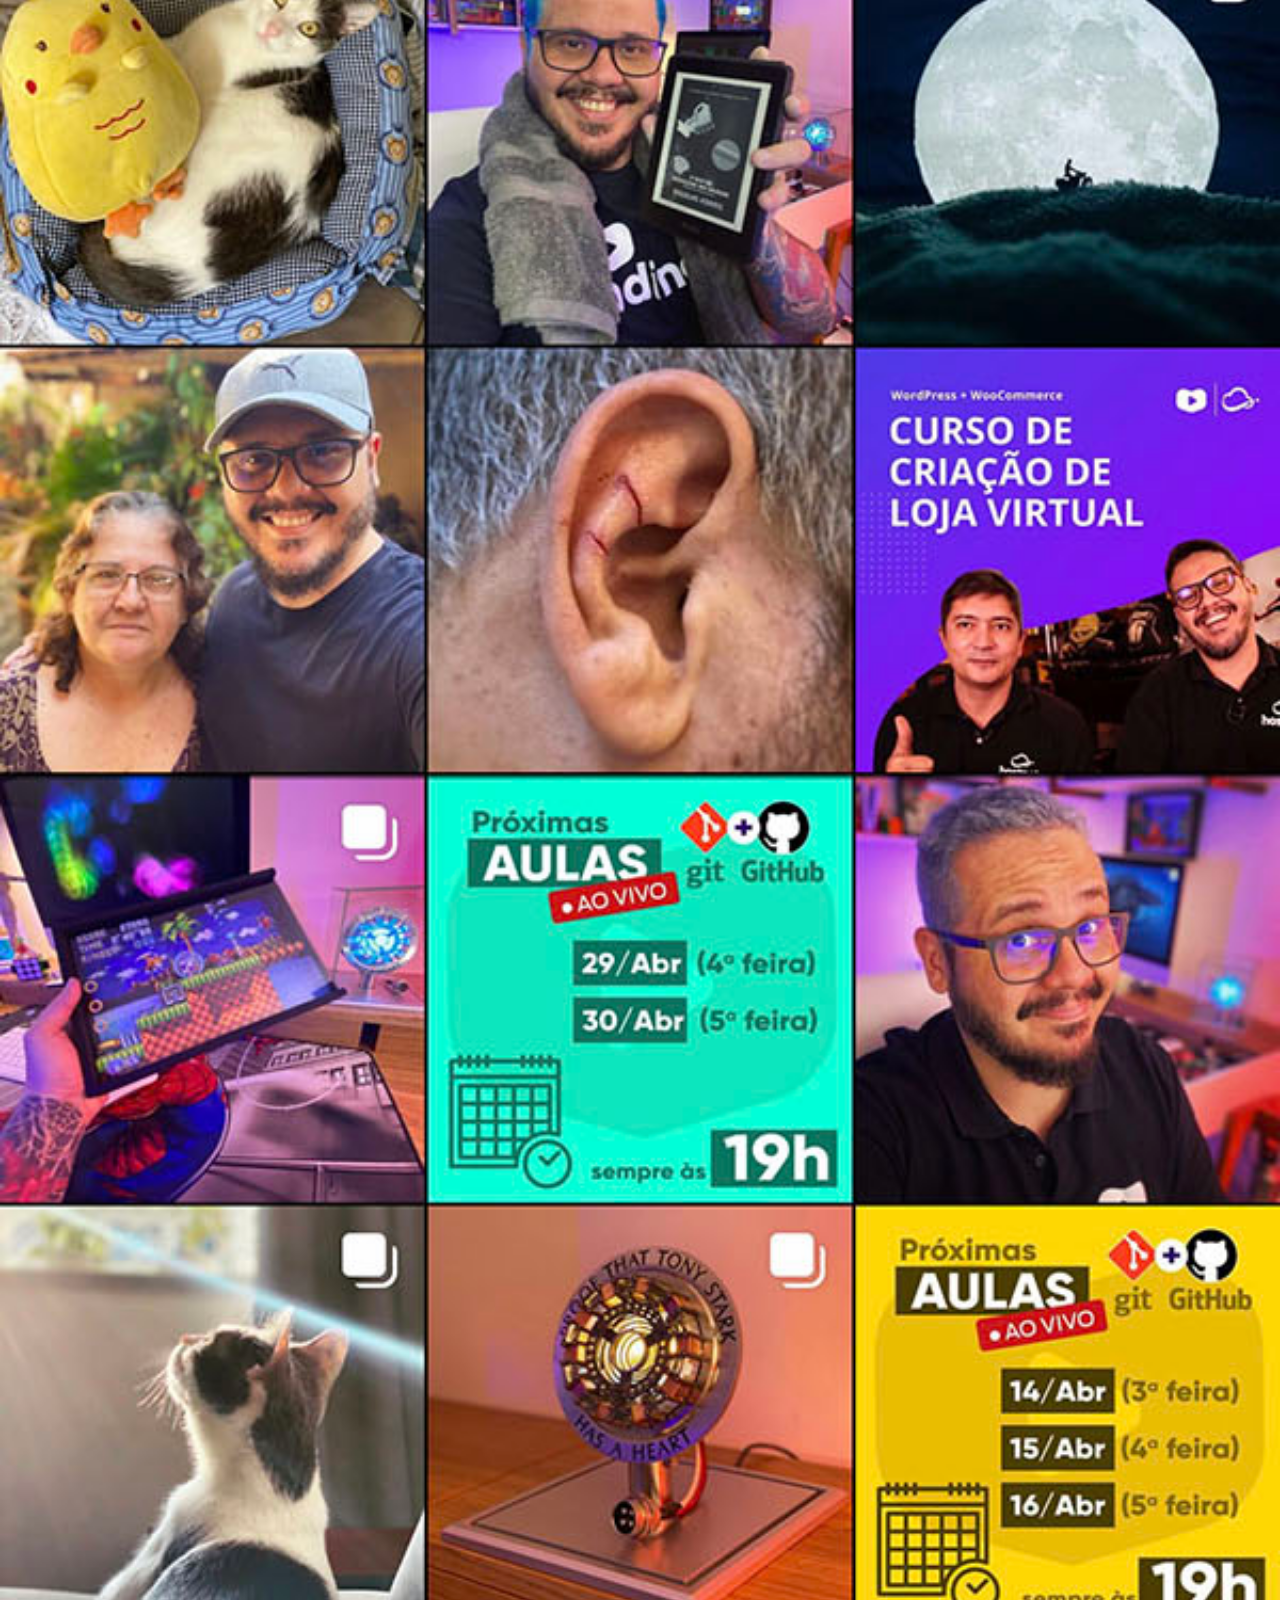
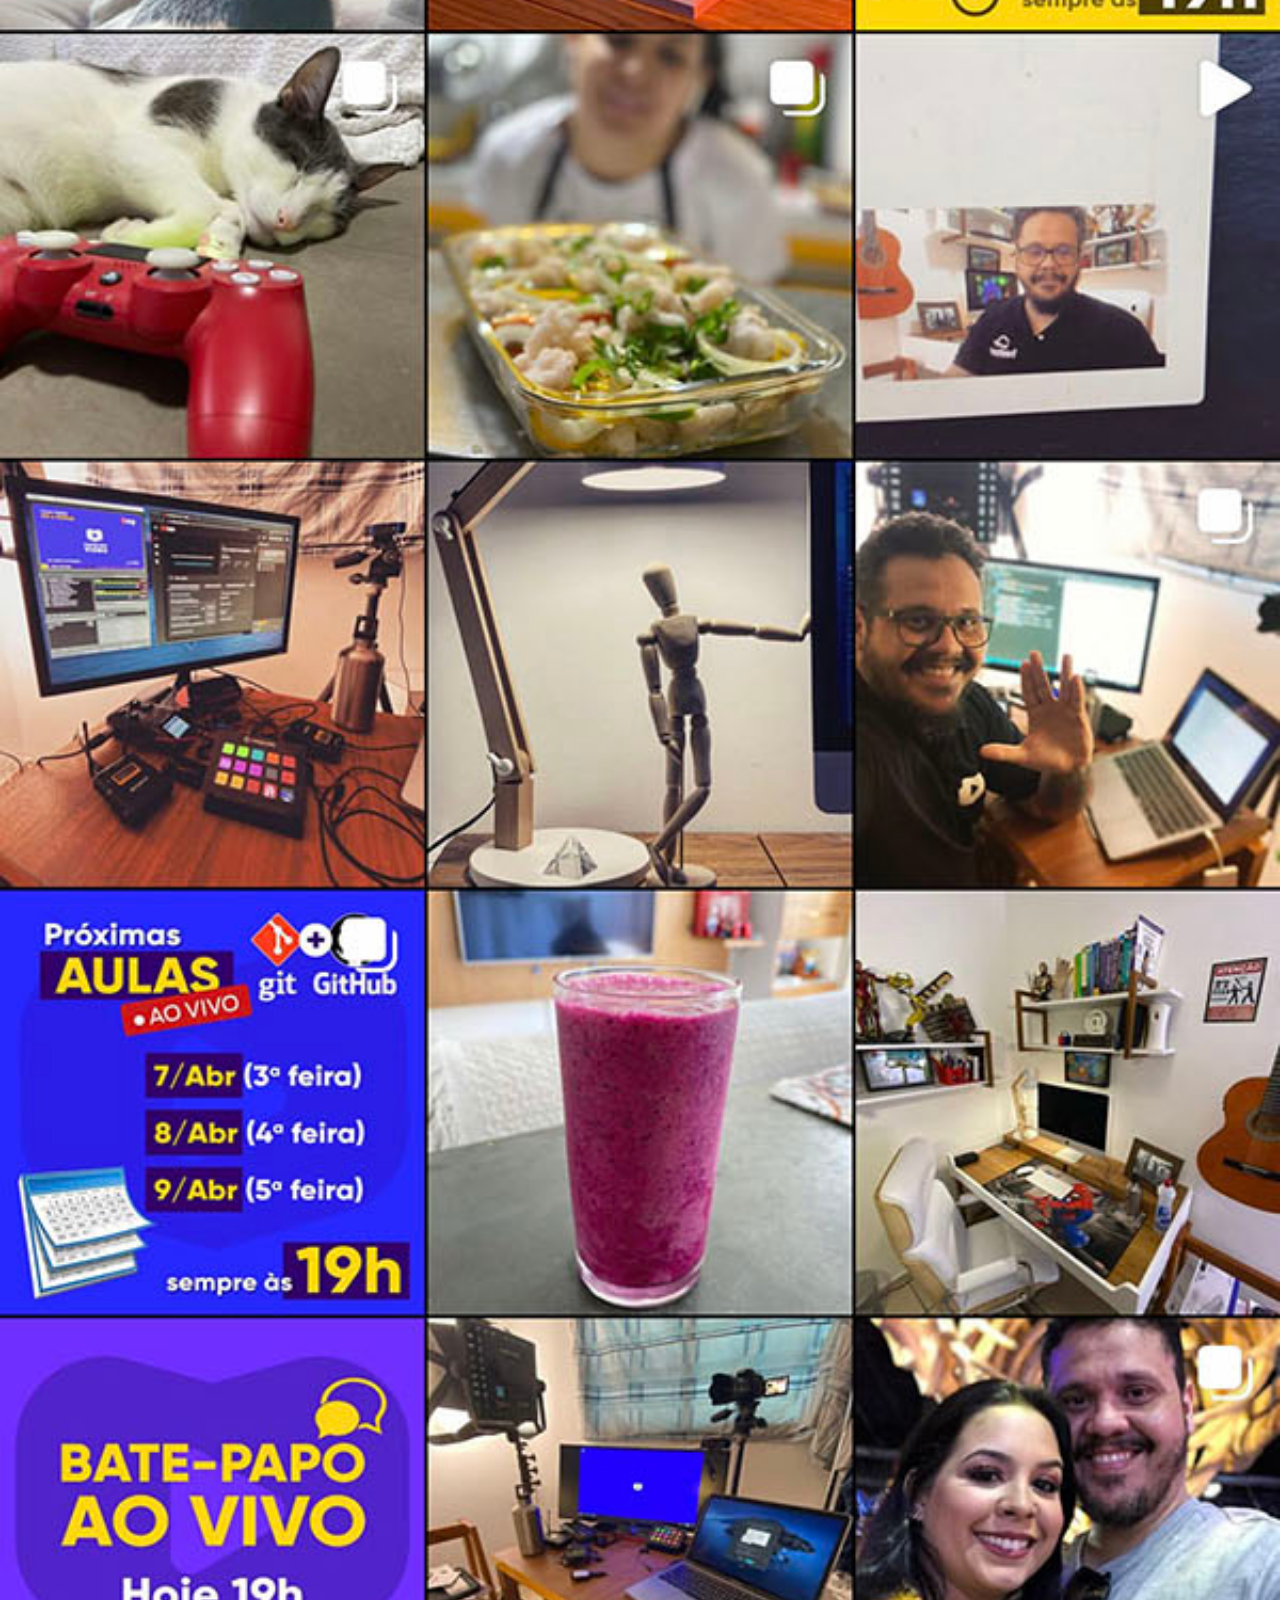
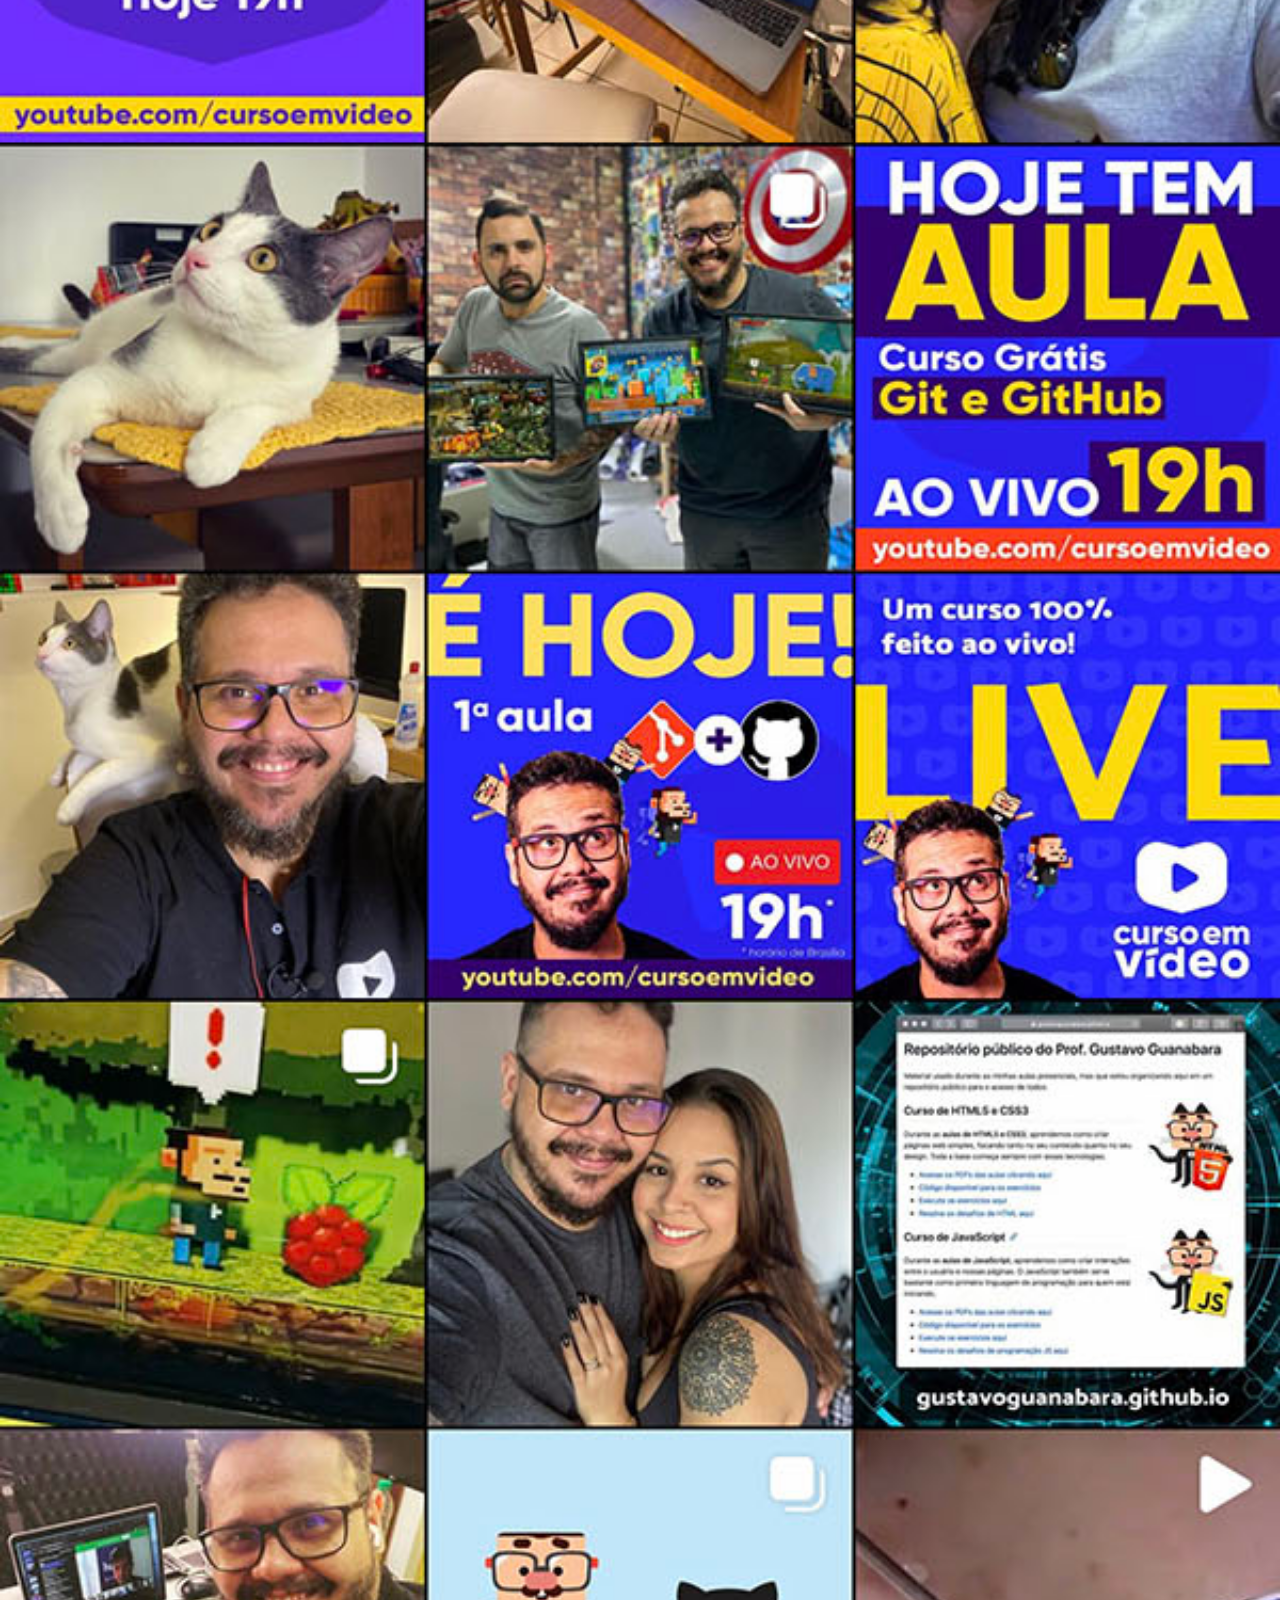
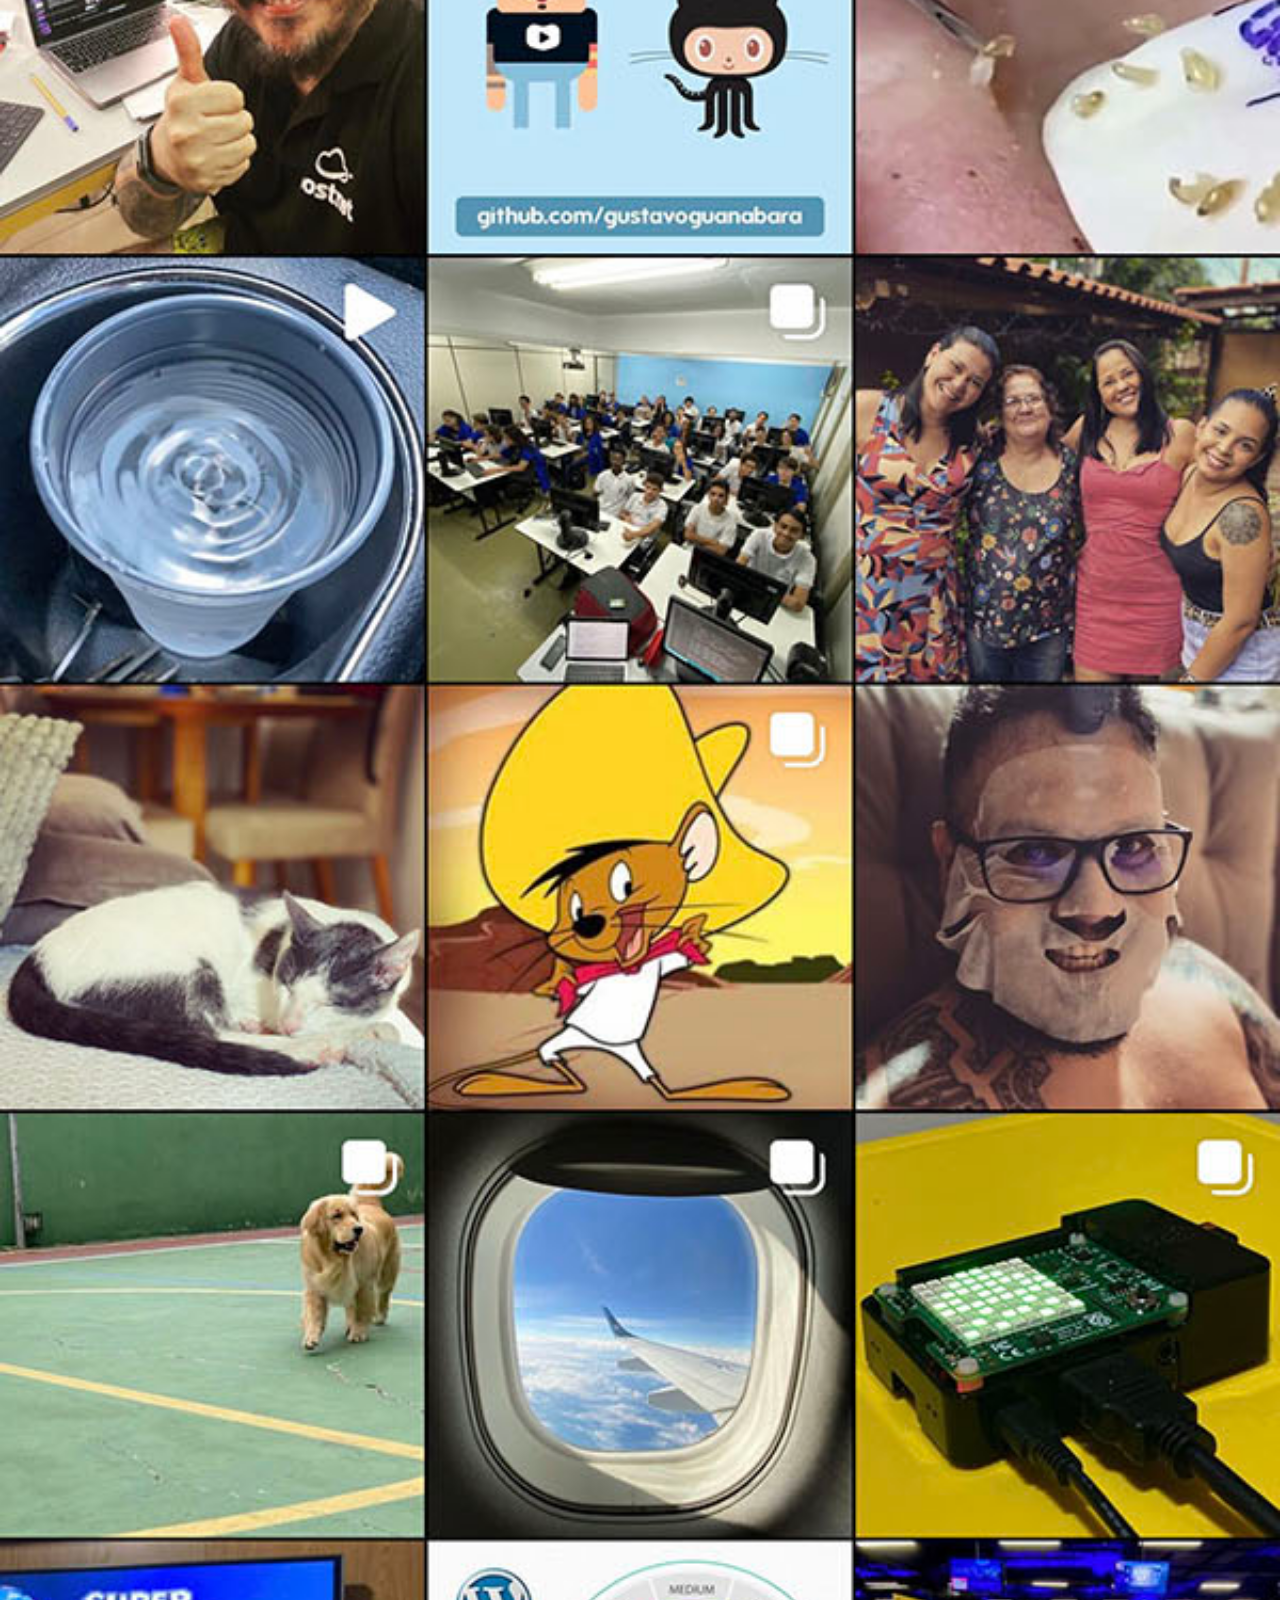
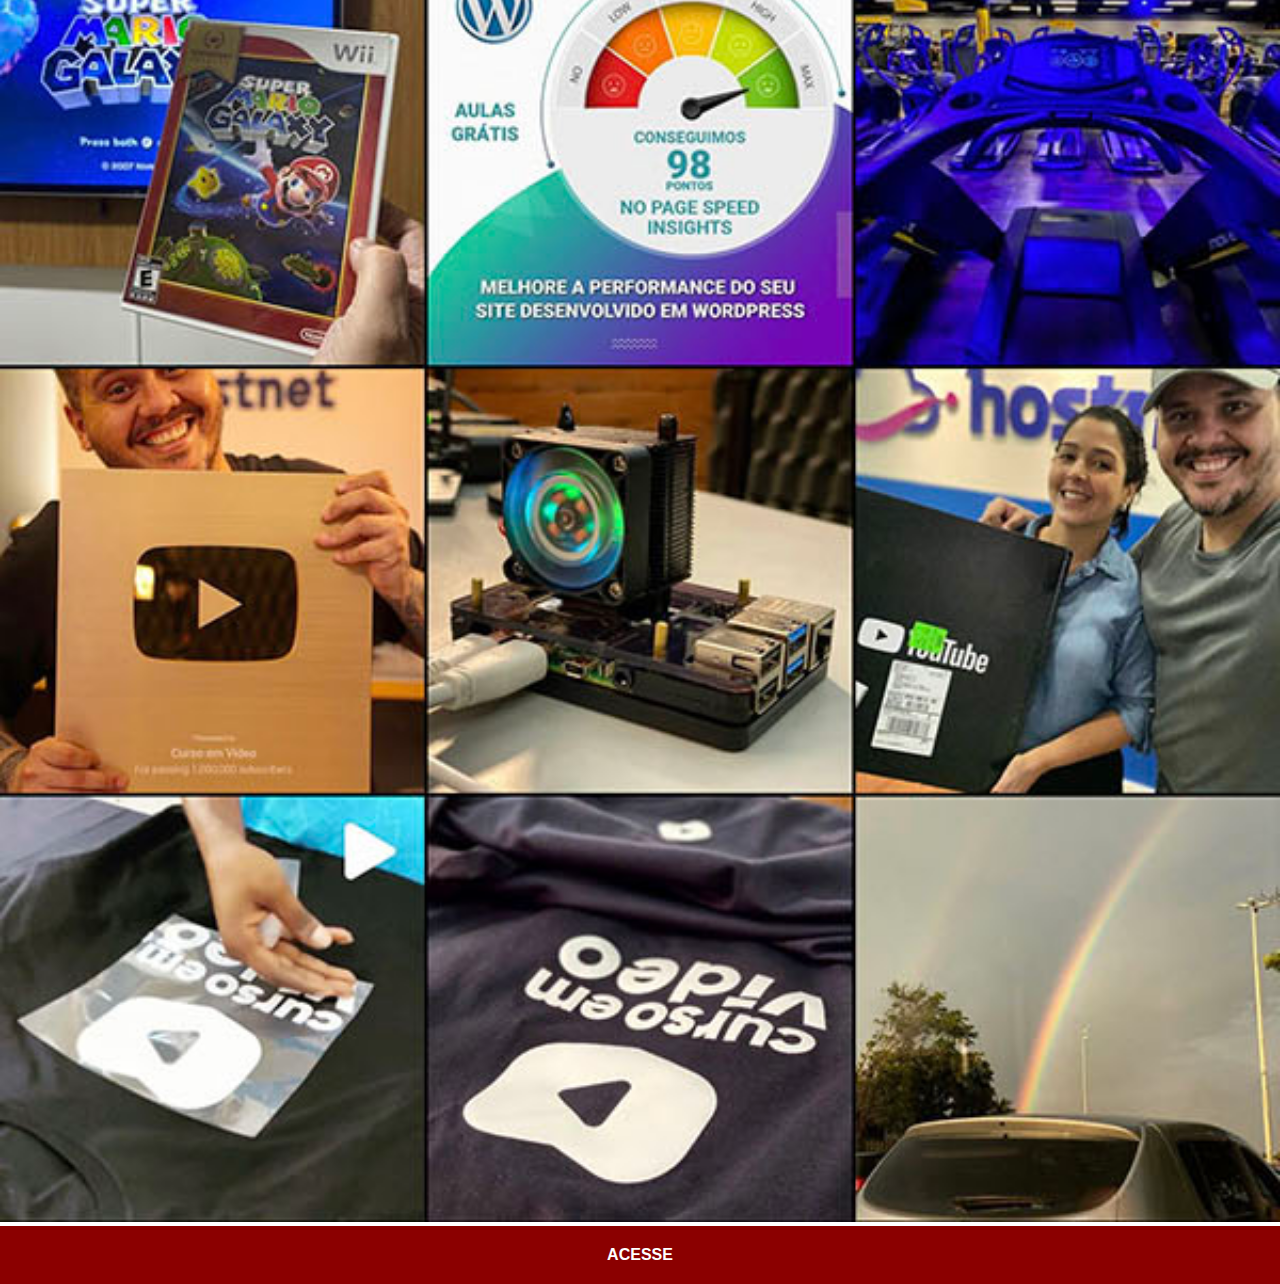
<file: instagram.html>
<!DOCTYPE html>
<html lang="pt-br">
<head>
    <meta charset="UTF-8">
    <meta http-equiv="X-UA-Compatible" content="IE=edge">
    <meta name="viewport" content="width=device-width, initial-scale=1.0">
    <title>Instagram</title>
    <link rel="stylesheet" href="estilos/social.css">
    <a href=""></a>
</head>
<body>
    <img src="imagens/tela-instagram.jpg" alt="Instagram">
    <a href="https://www.instagram.com/gustavoguanabara/" target="_blank">ACESSE</a>
</body>
</html>
</file>
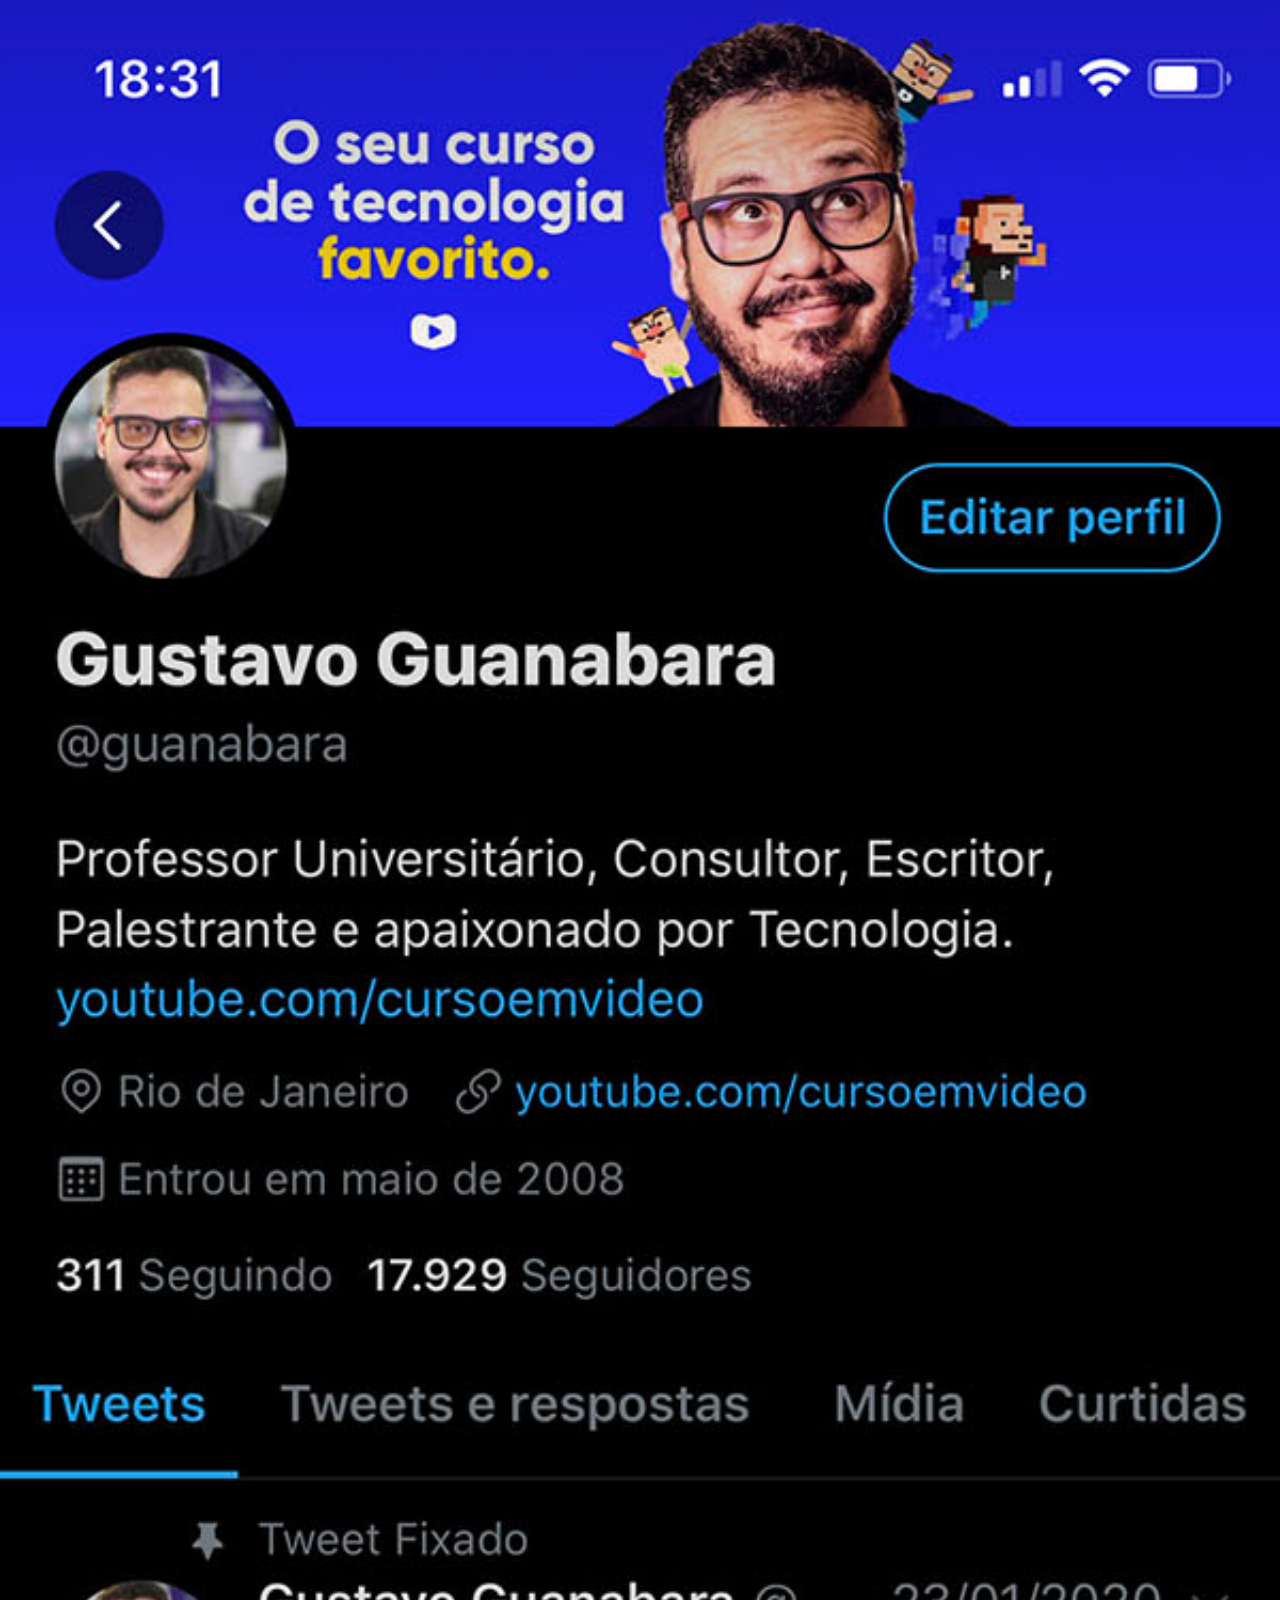
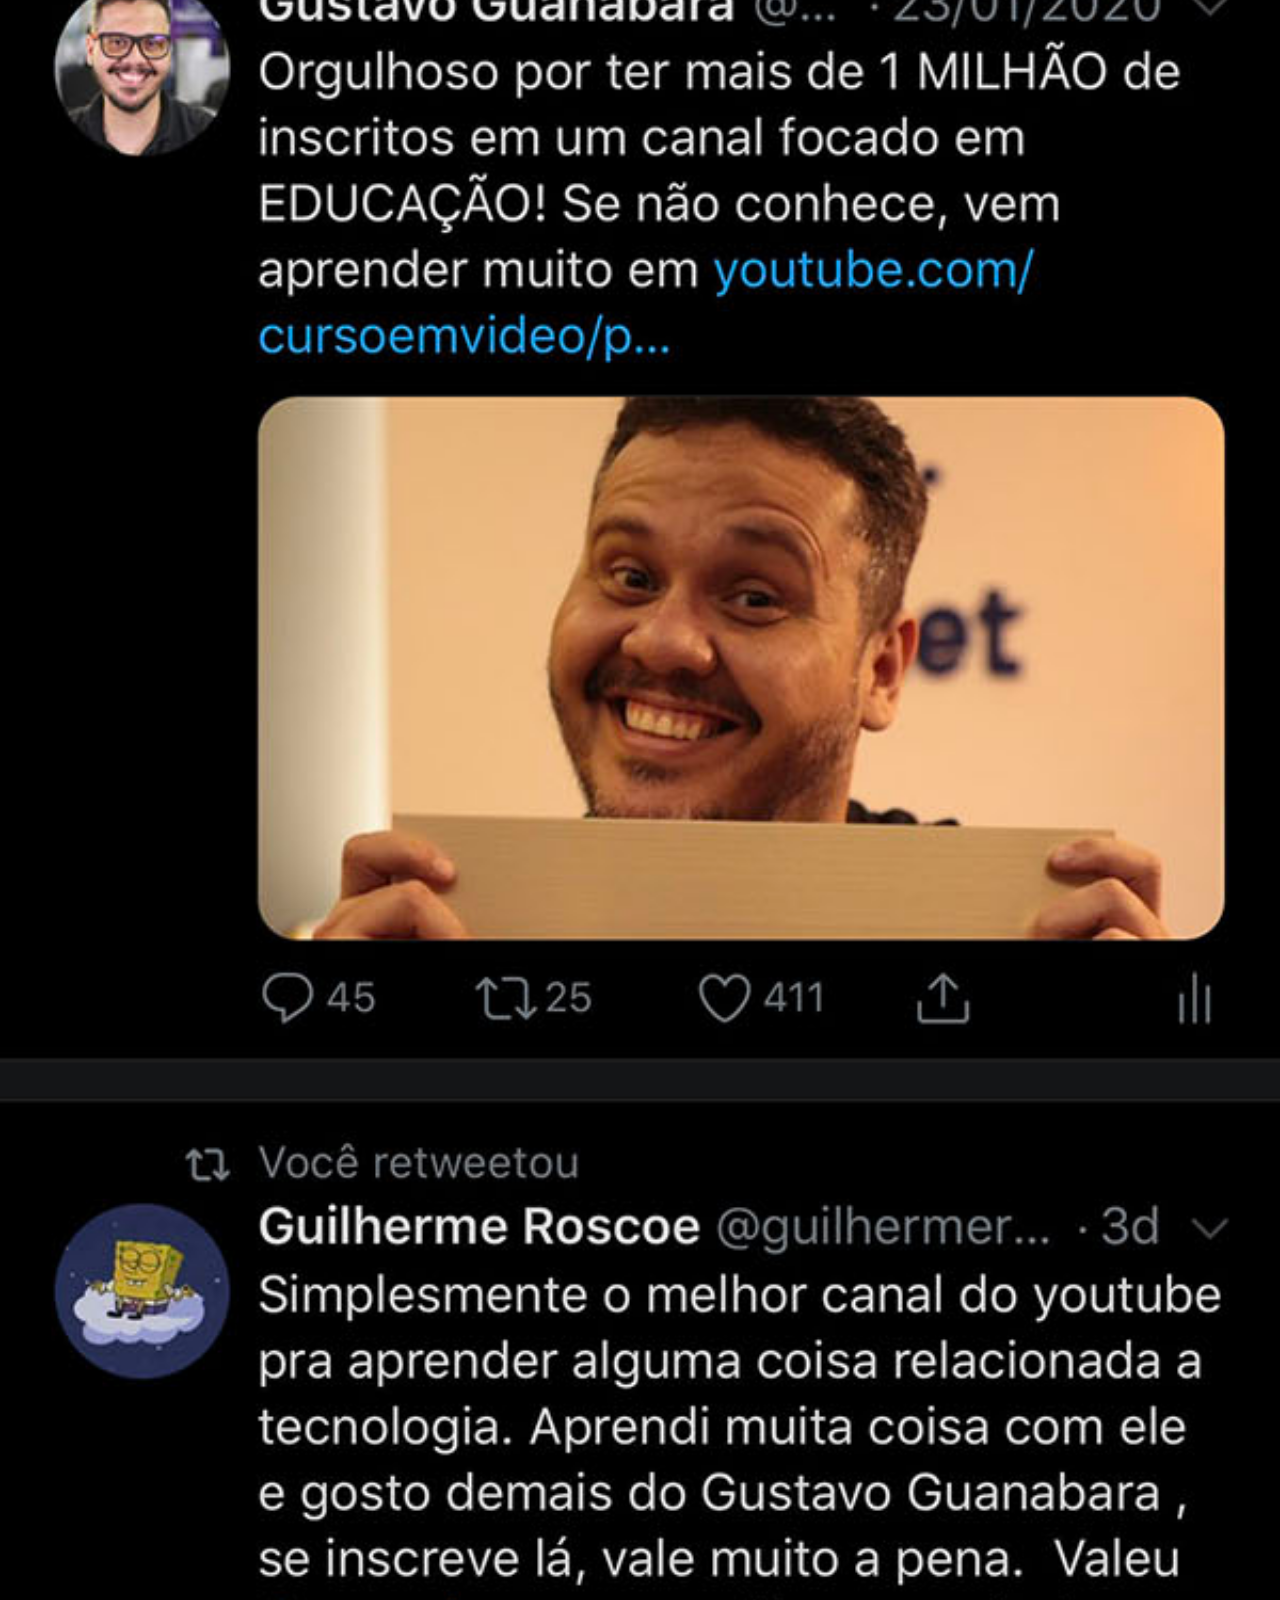
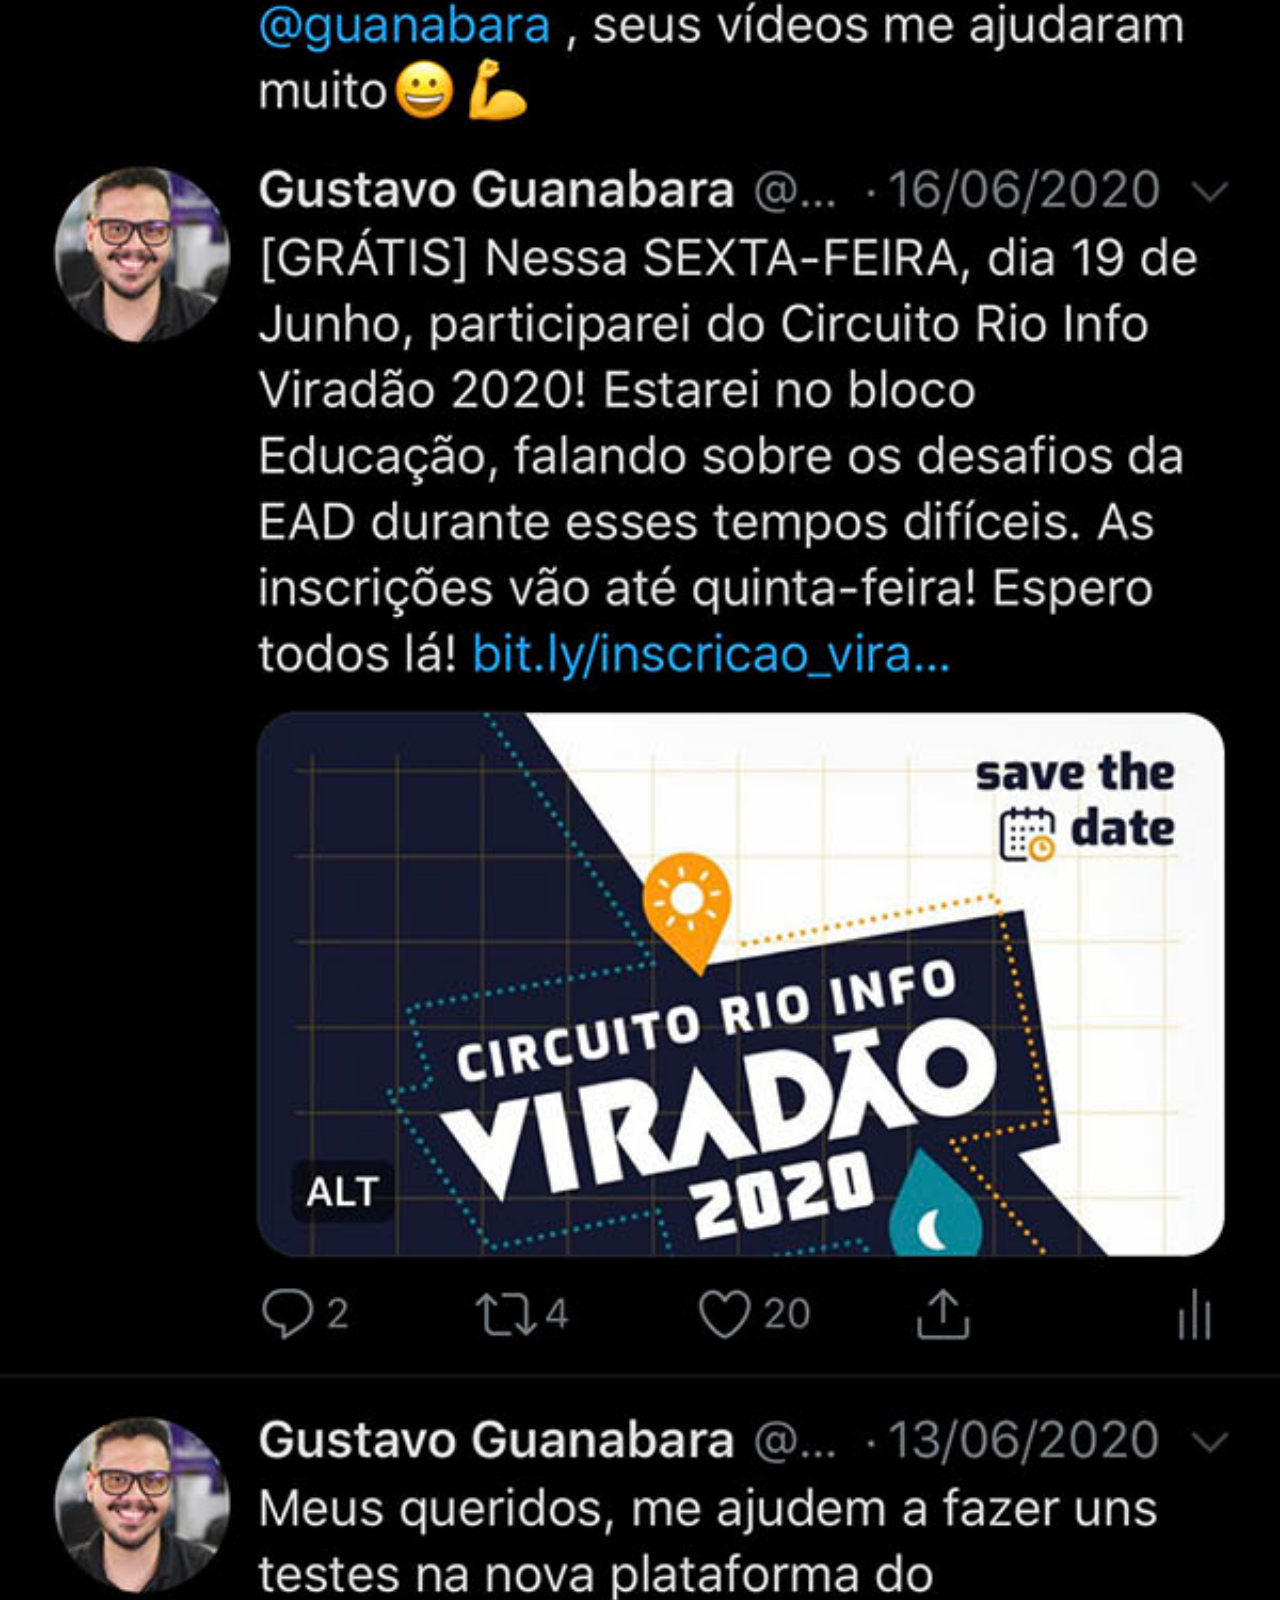
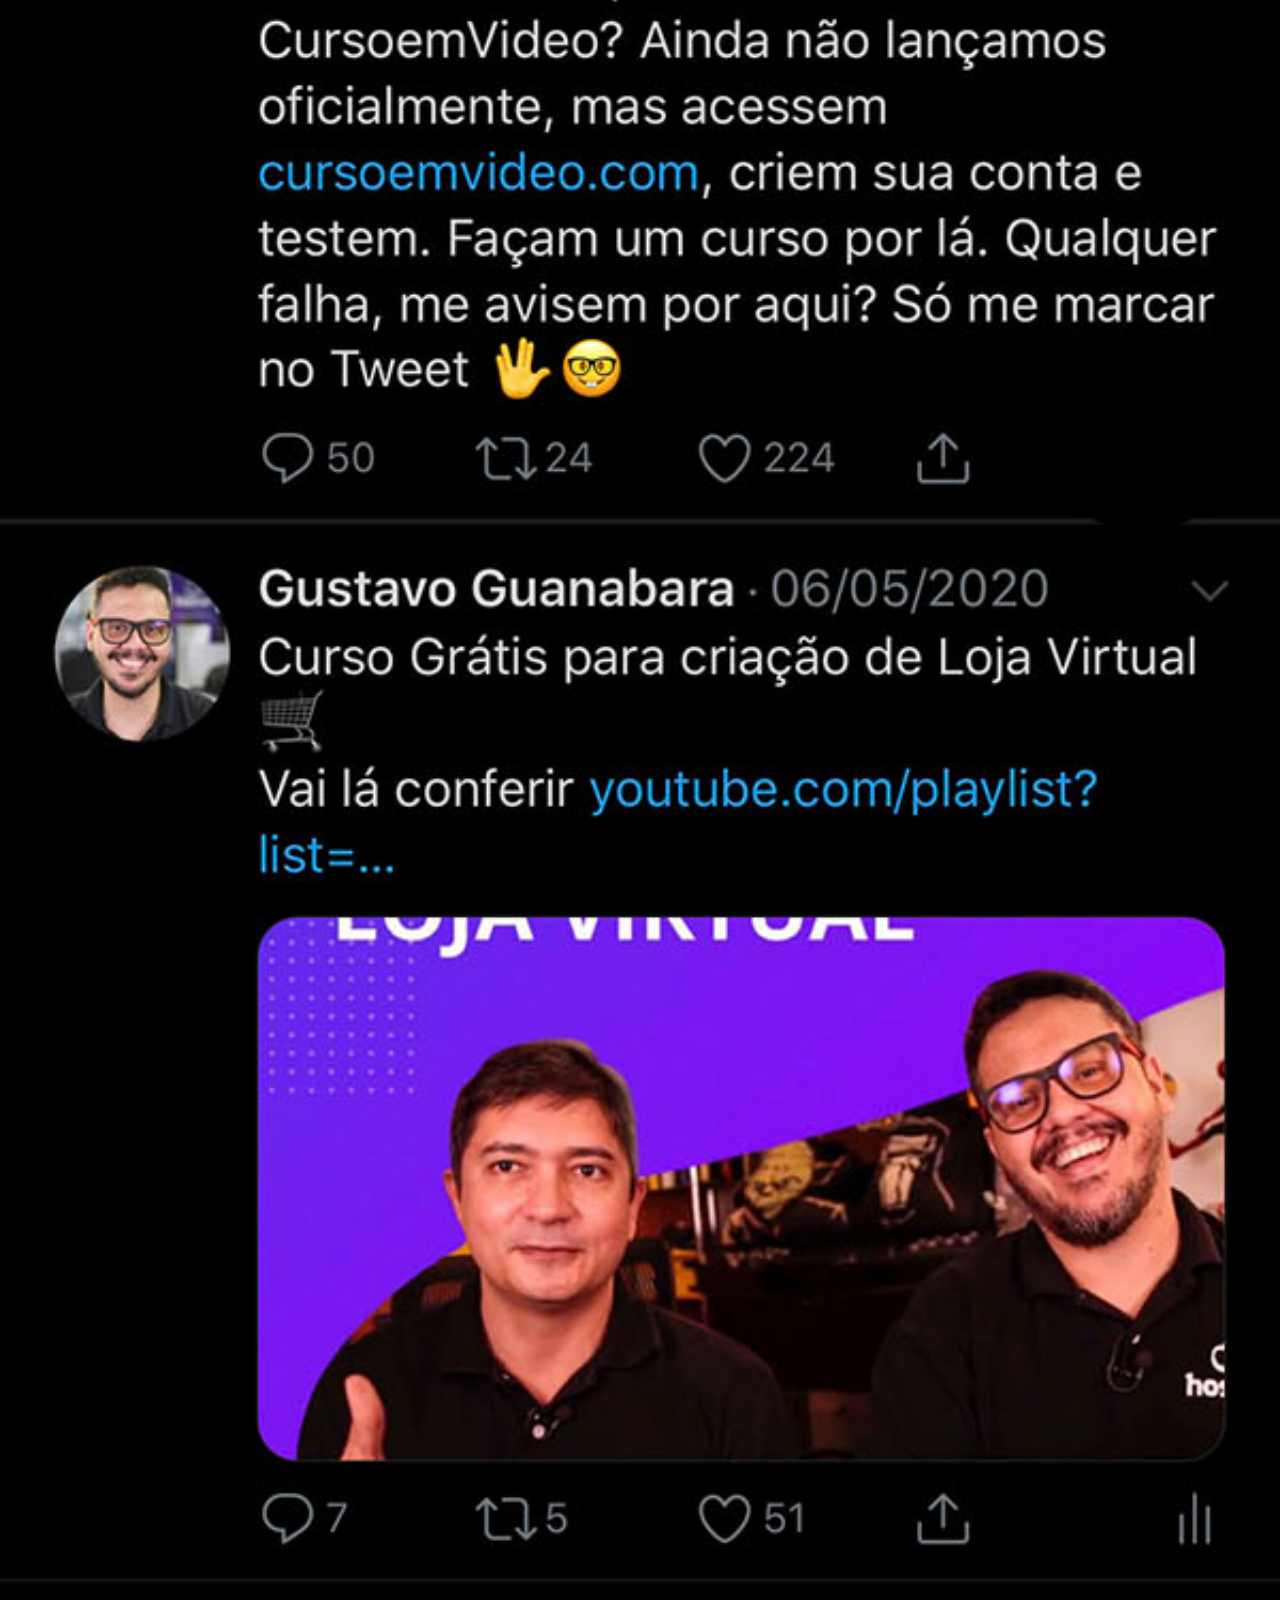
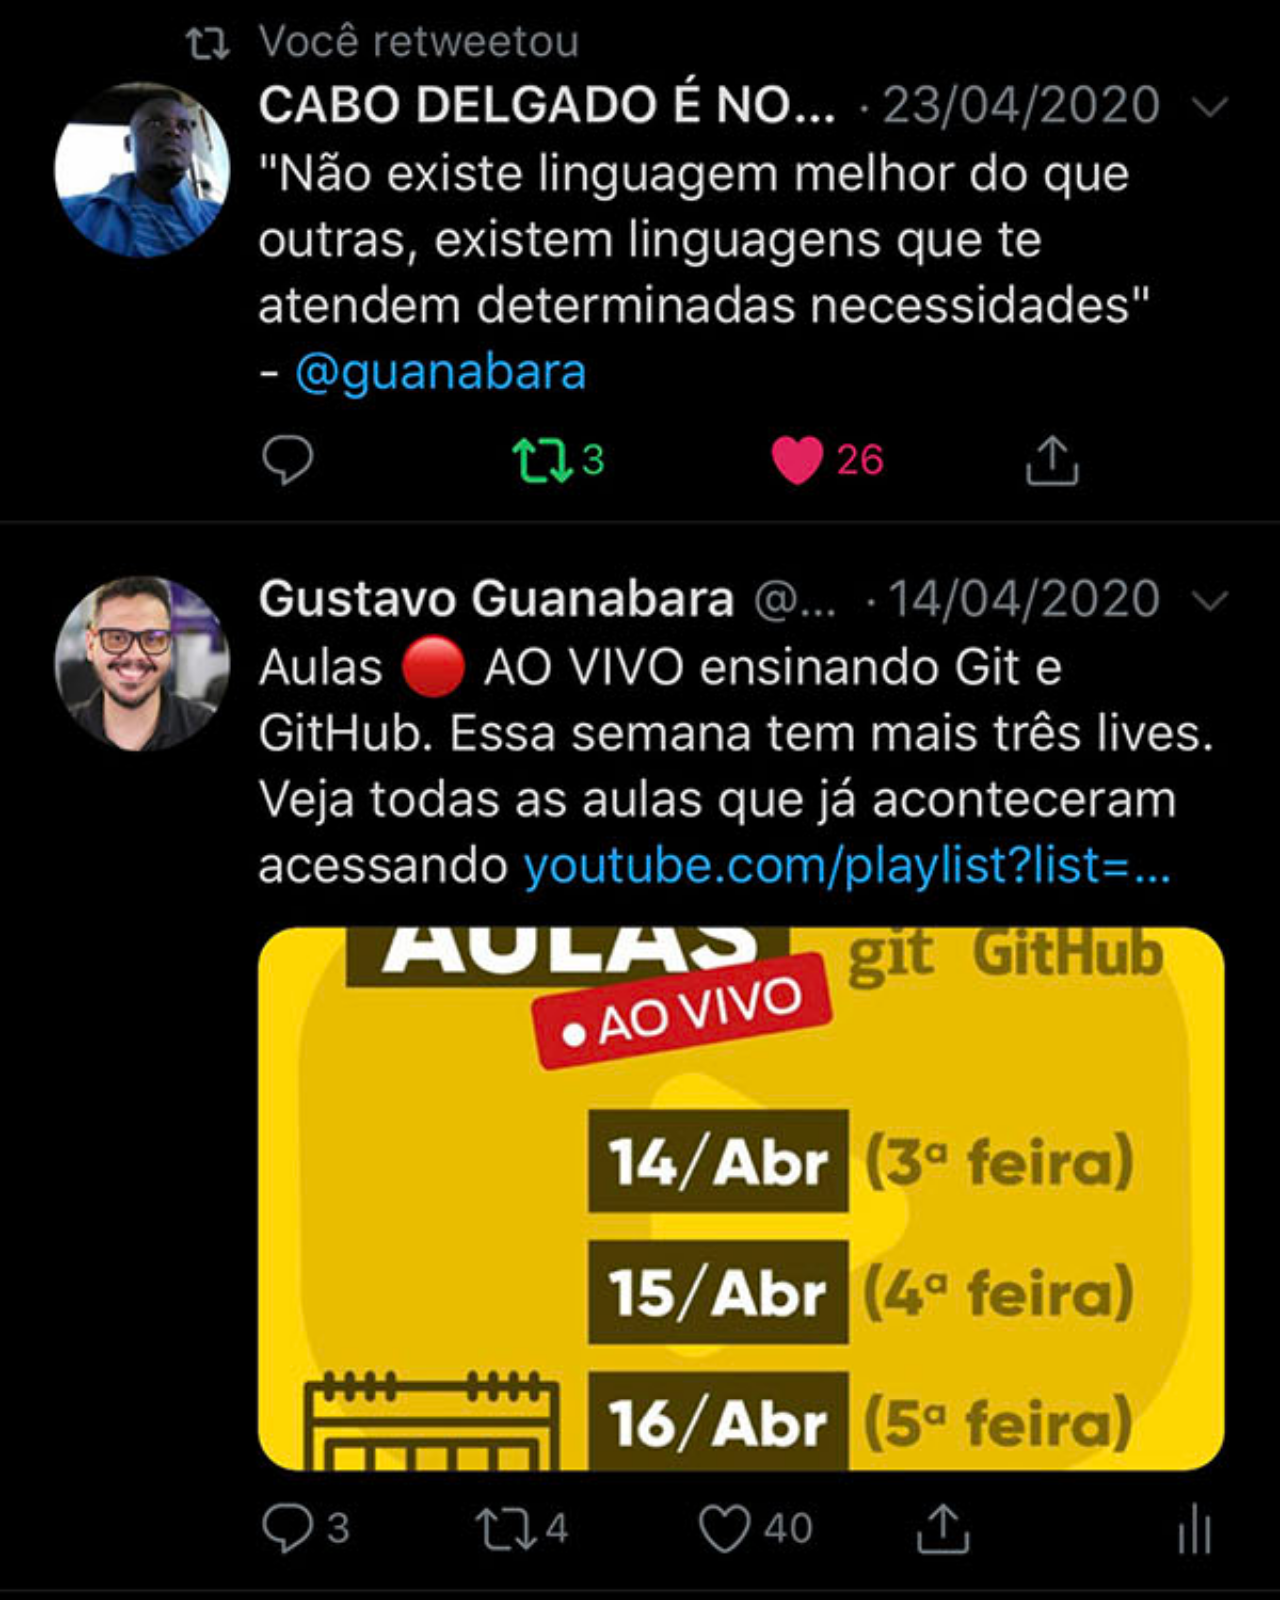
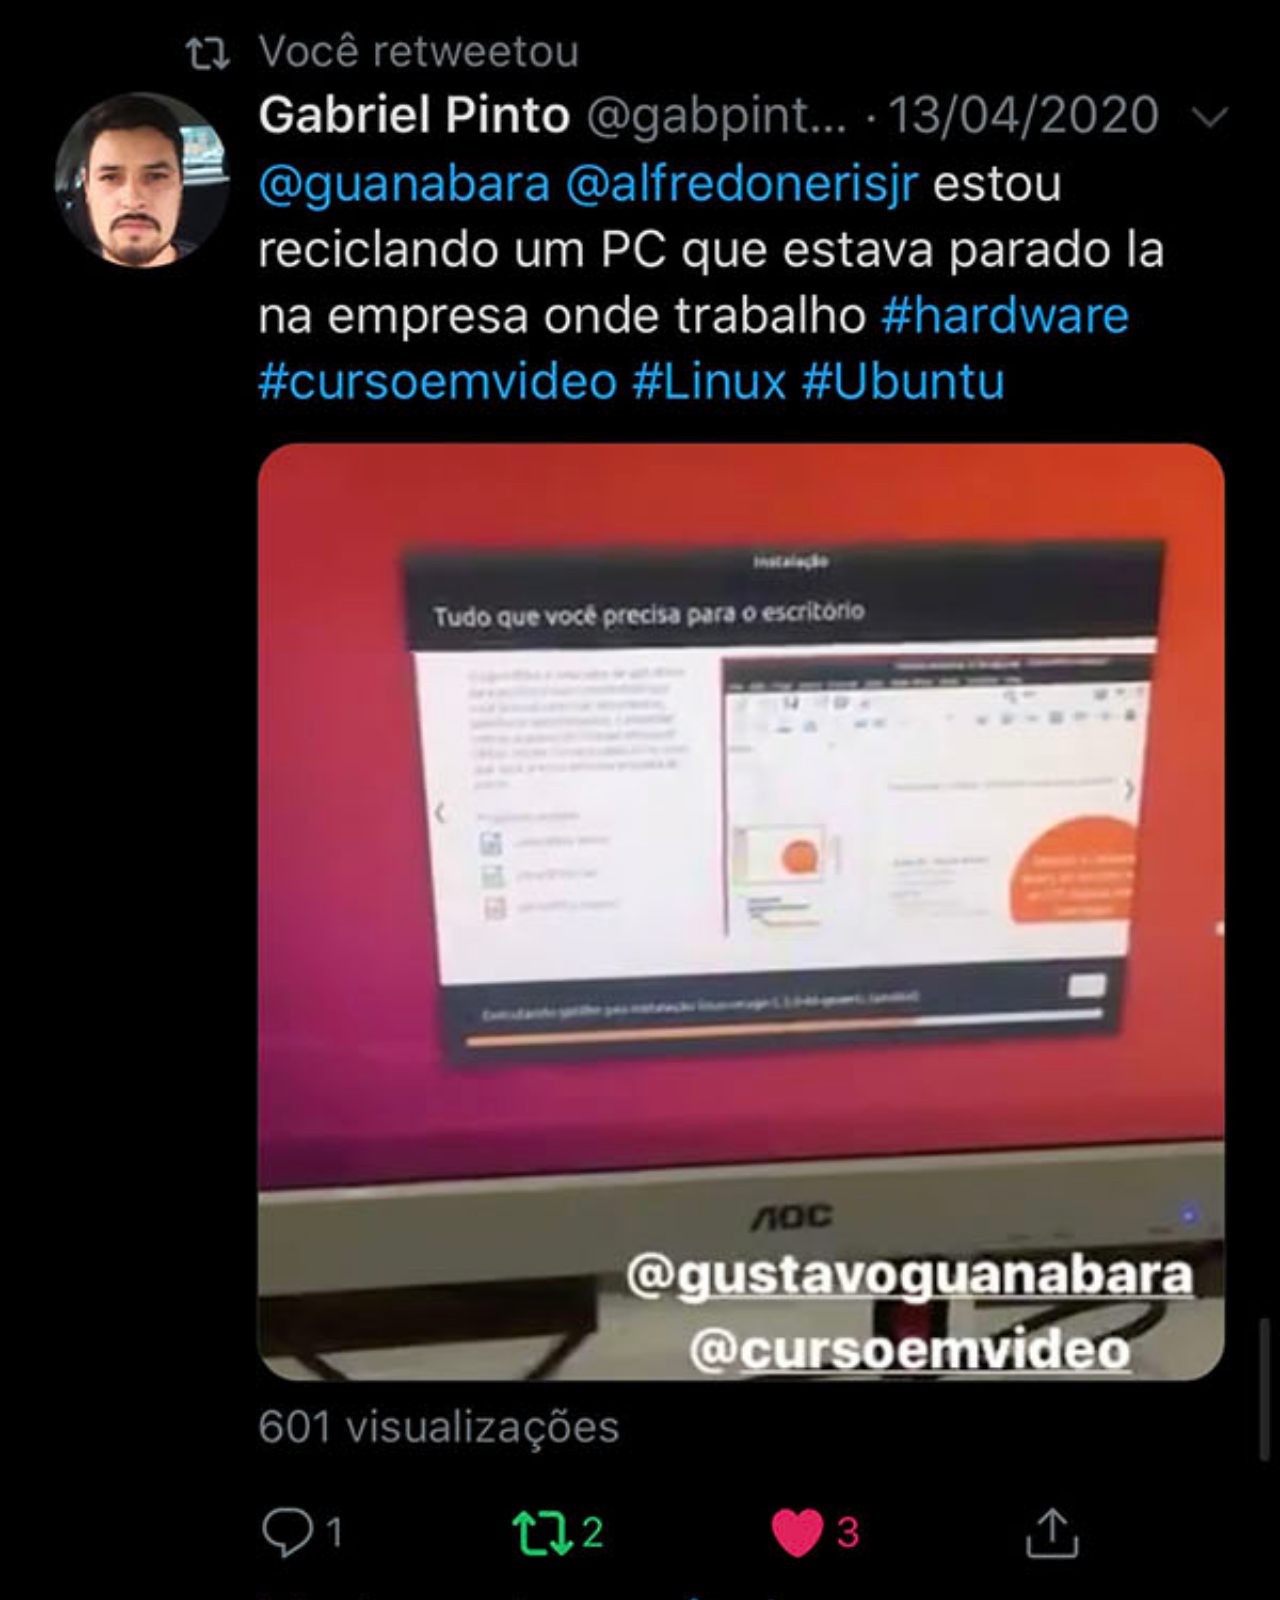
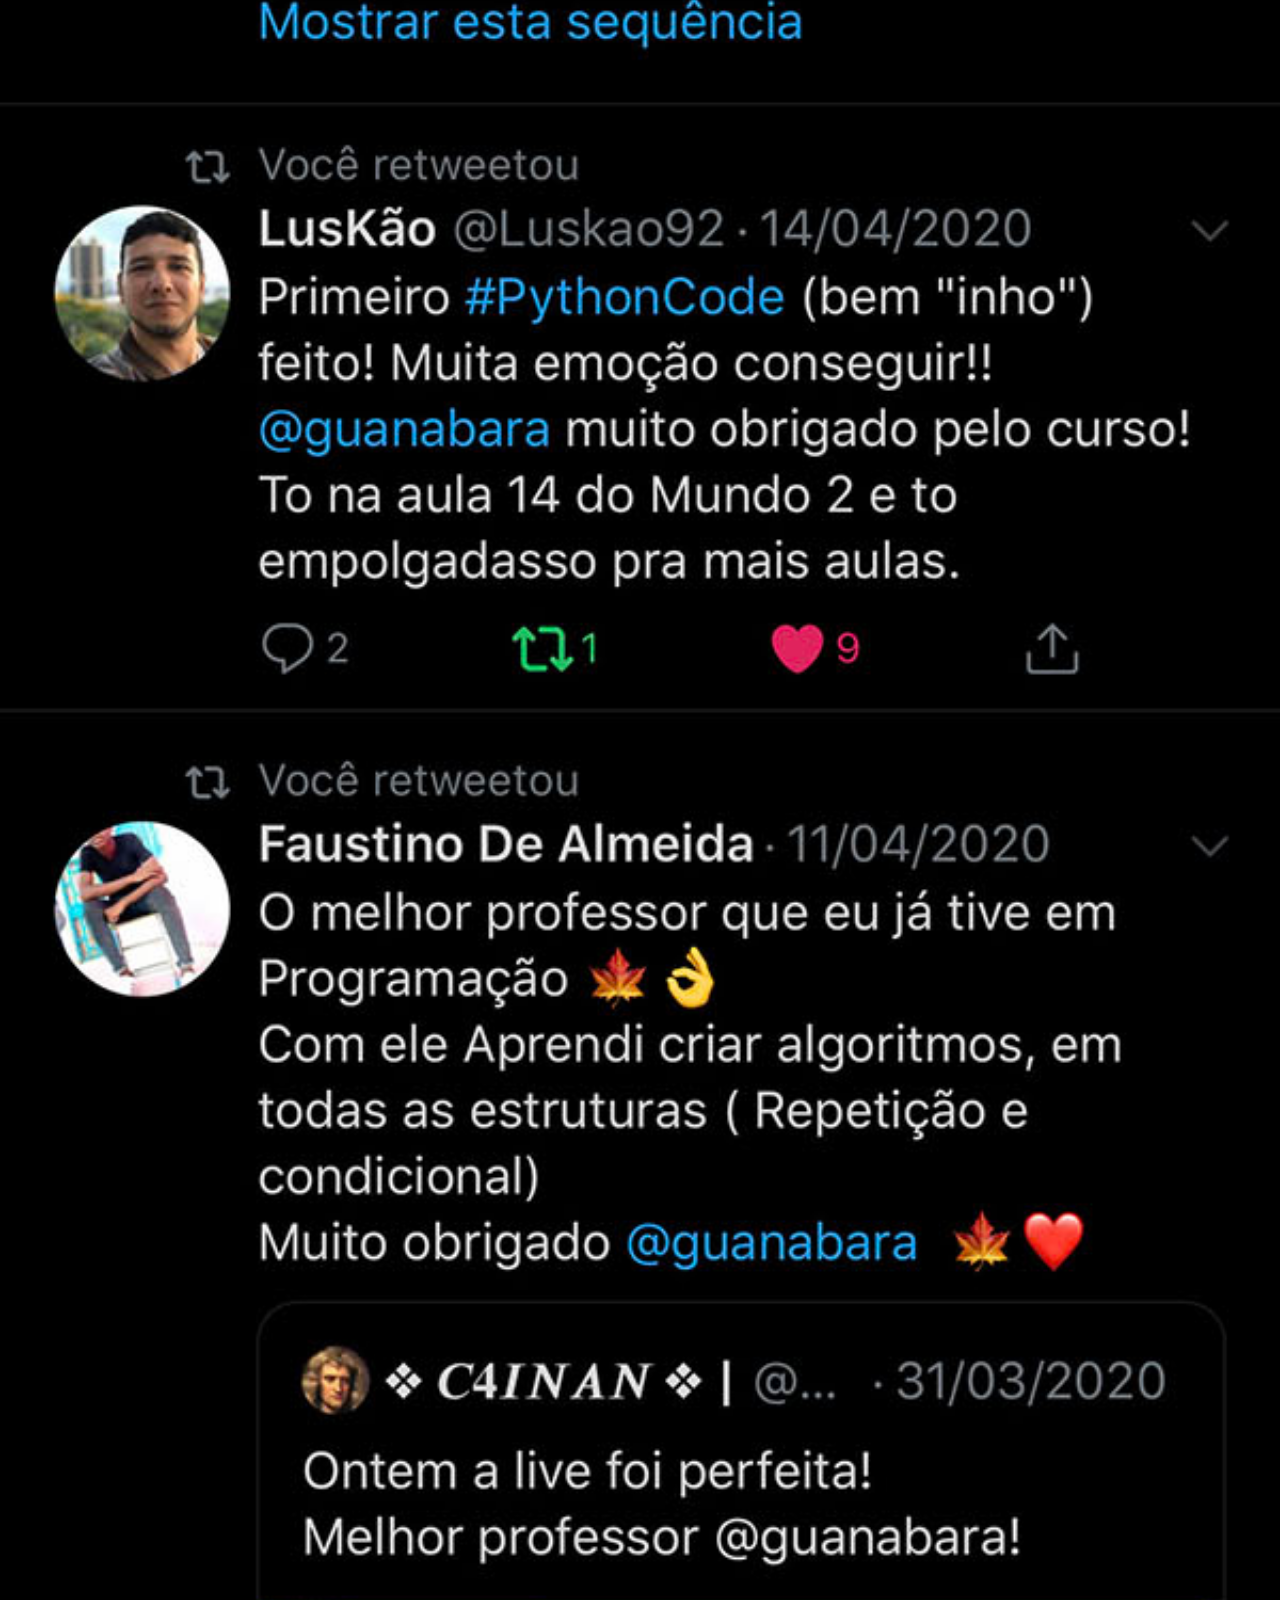
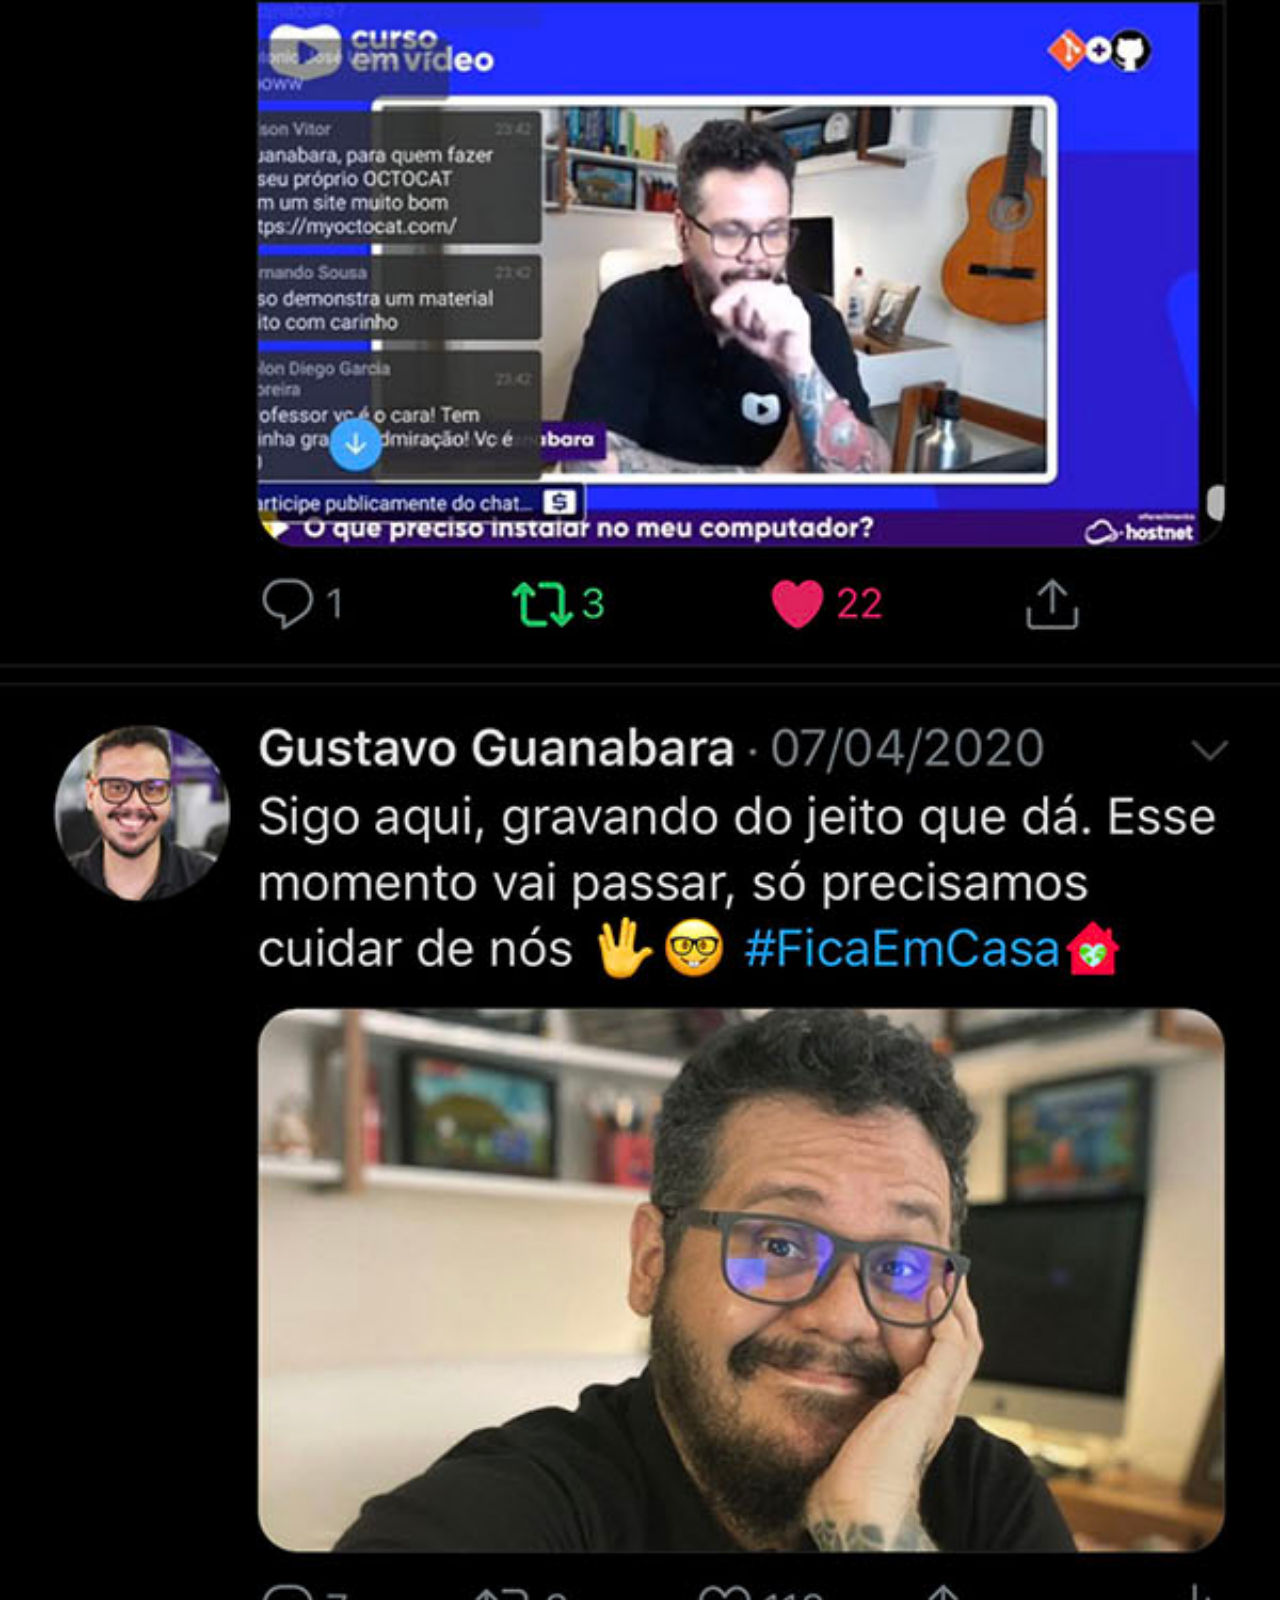
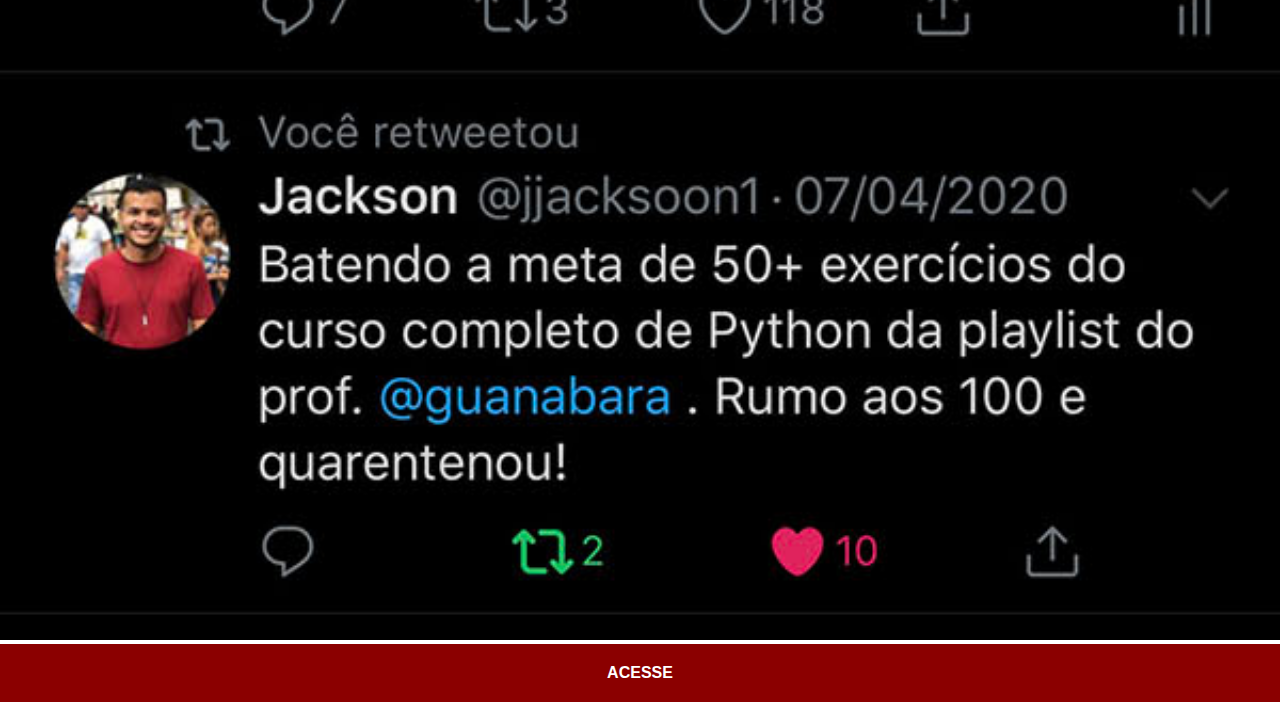
<file: twitter.html>
<!DOCTYPE html>
<html lang="pt-br">
<head>
    <meta charset="UTF-8">
    <meta http-equiv="X-UA-Compatible" content="IE=edge">
    <meta name="viewport" content="width=device-width, initial-scale=1.0">
    <title>Twitter</title>

    <link rel="stylesheet" href="estilos/social.css">

</head>
<body>
    <img src="imagens/tela-twitter.jpg" alt="Twitter">
    <a href="https://twitter.com/i/flow/login?input_flow_data=%7B%22requested_variant%22%3A%22eyJsYW5nIjoicHQifQ%3D%3D%22%7D" target="_blank">ACESSE</a>
</body>
</html>
</file>
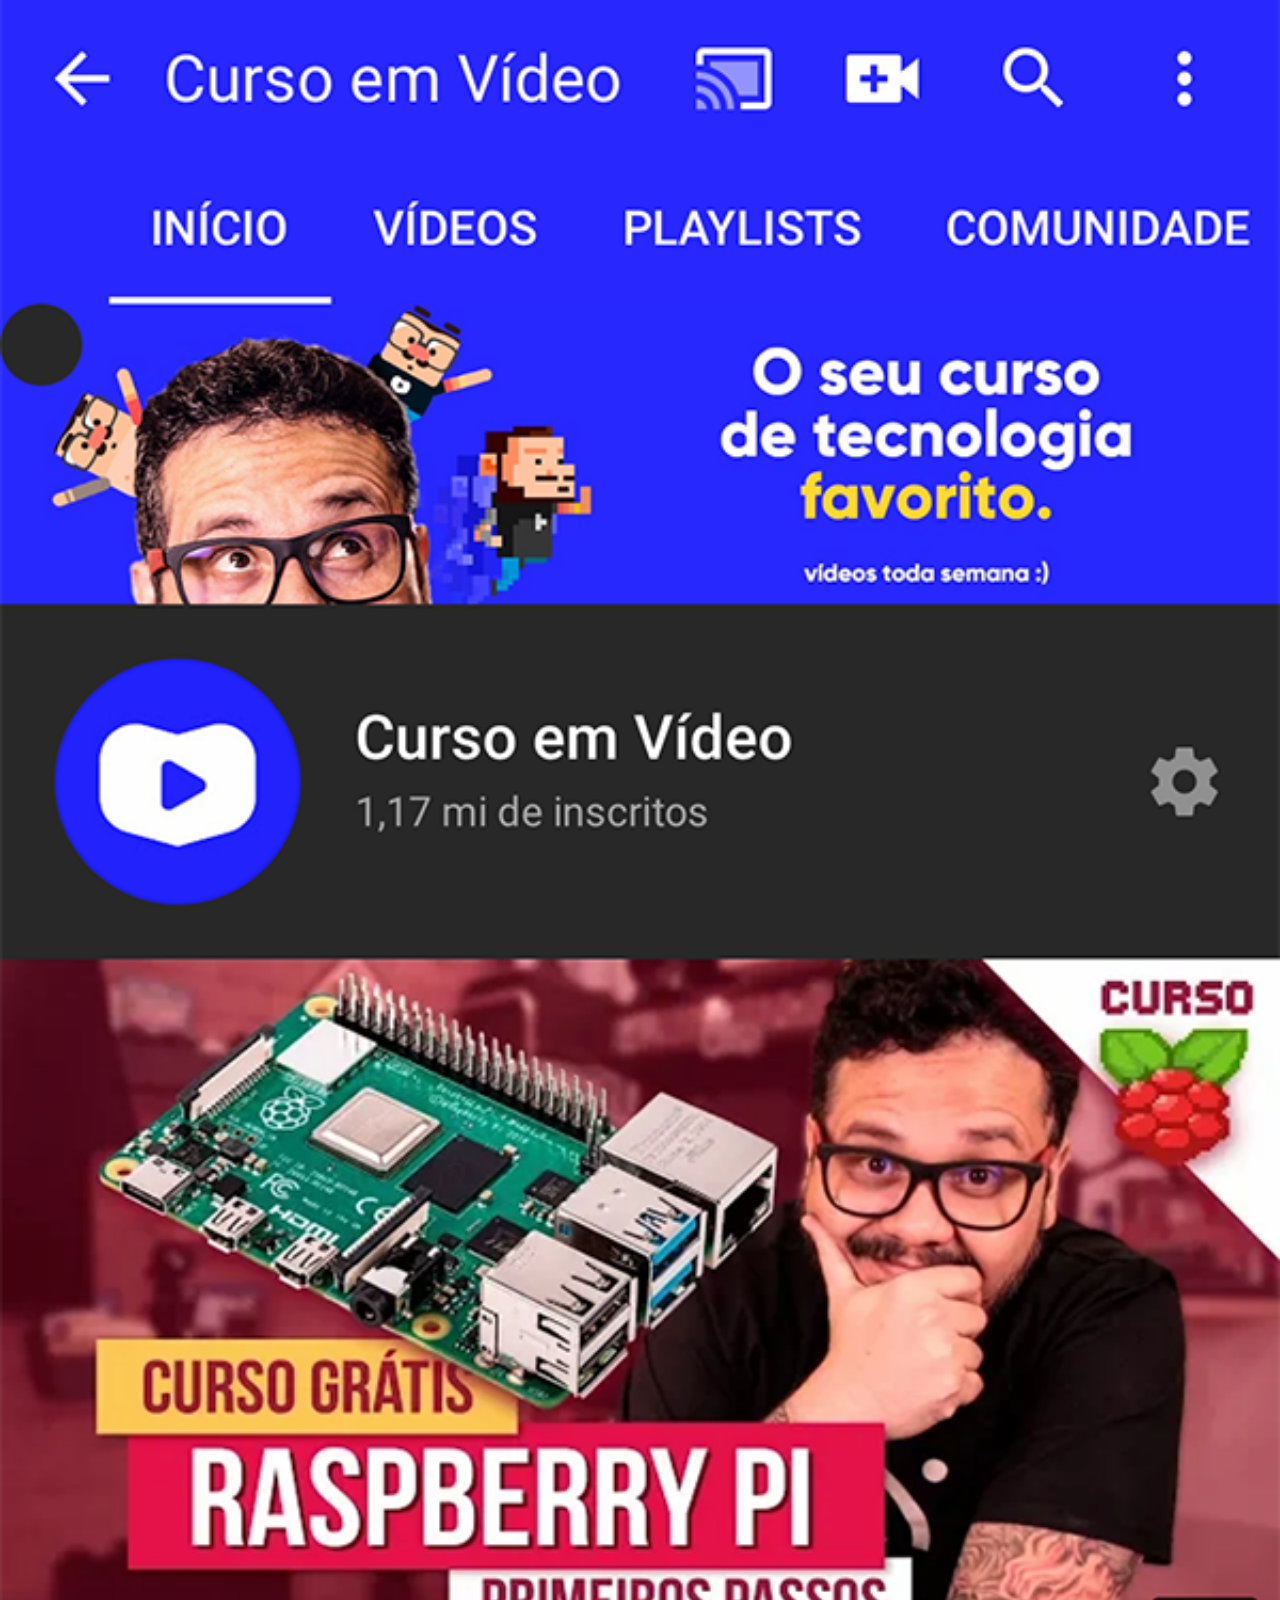
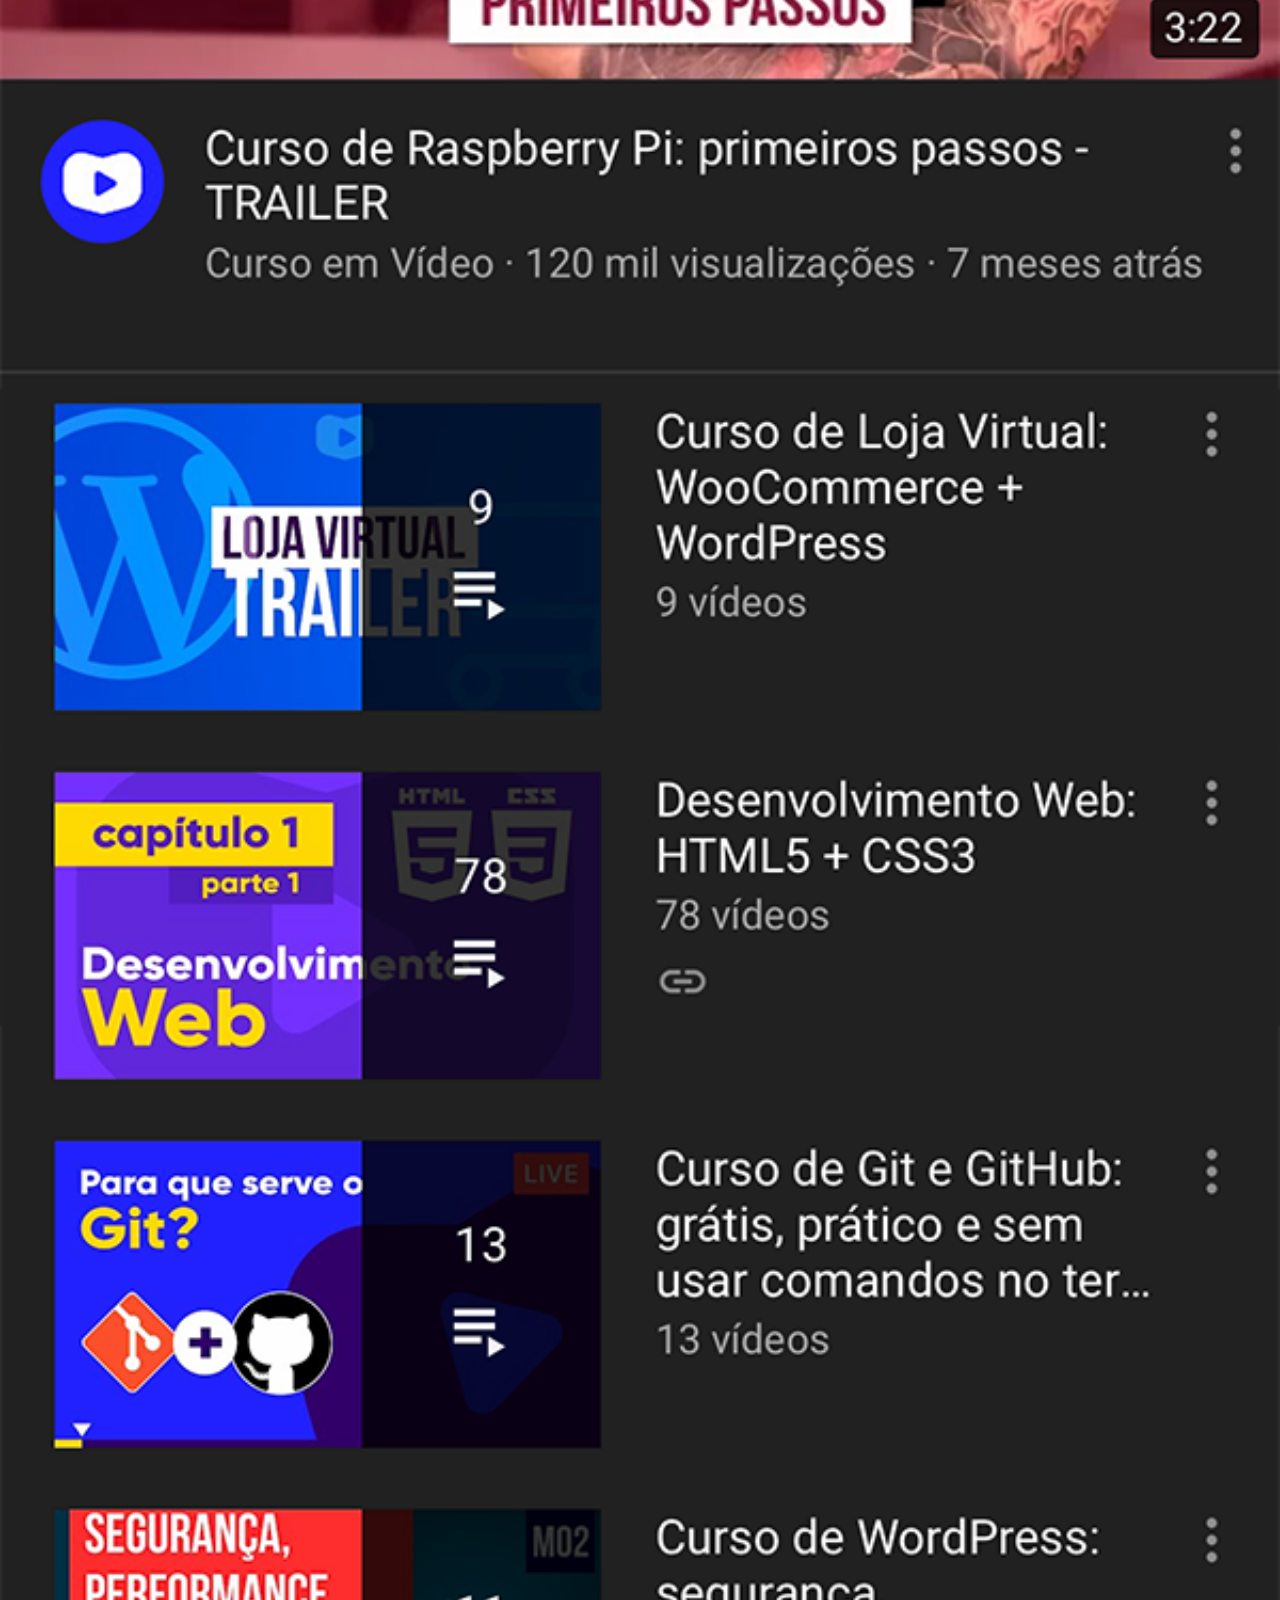
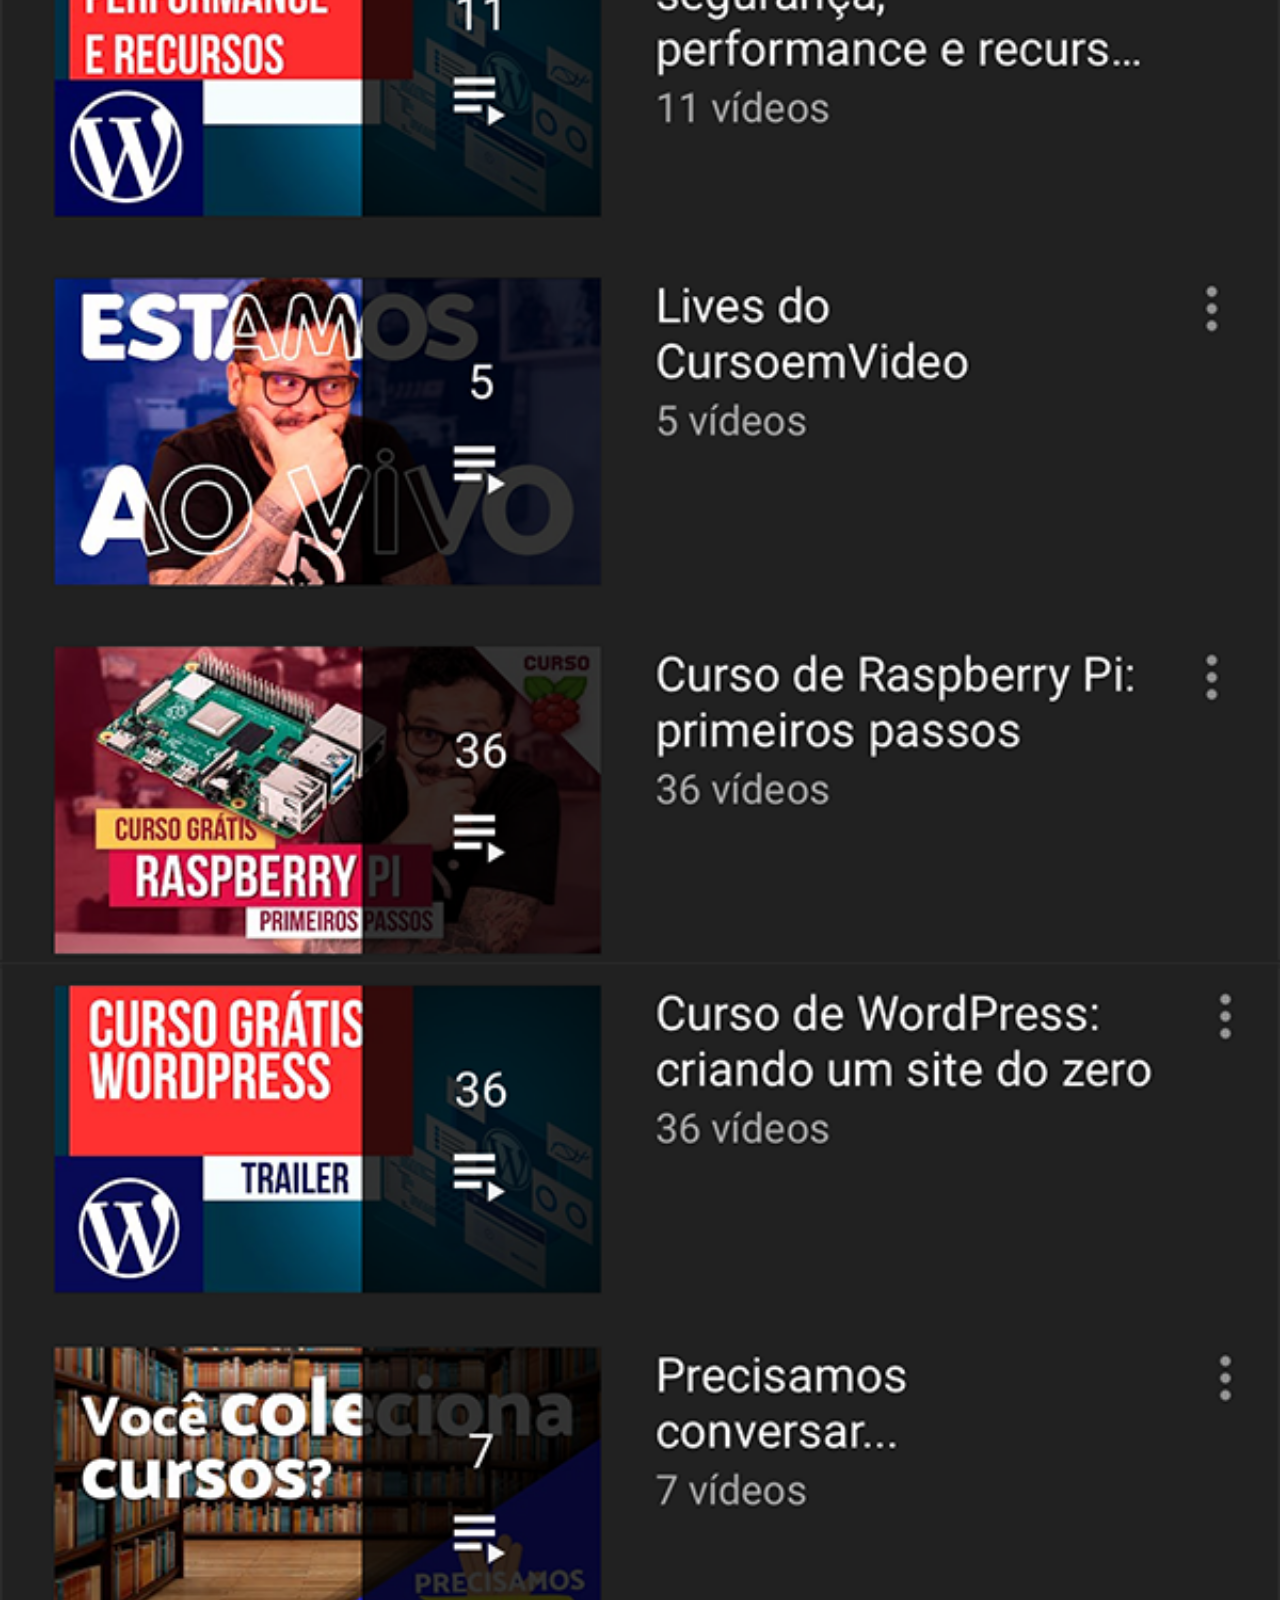
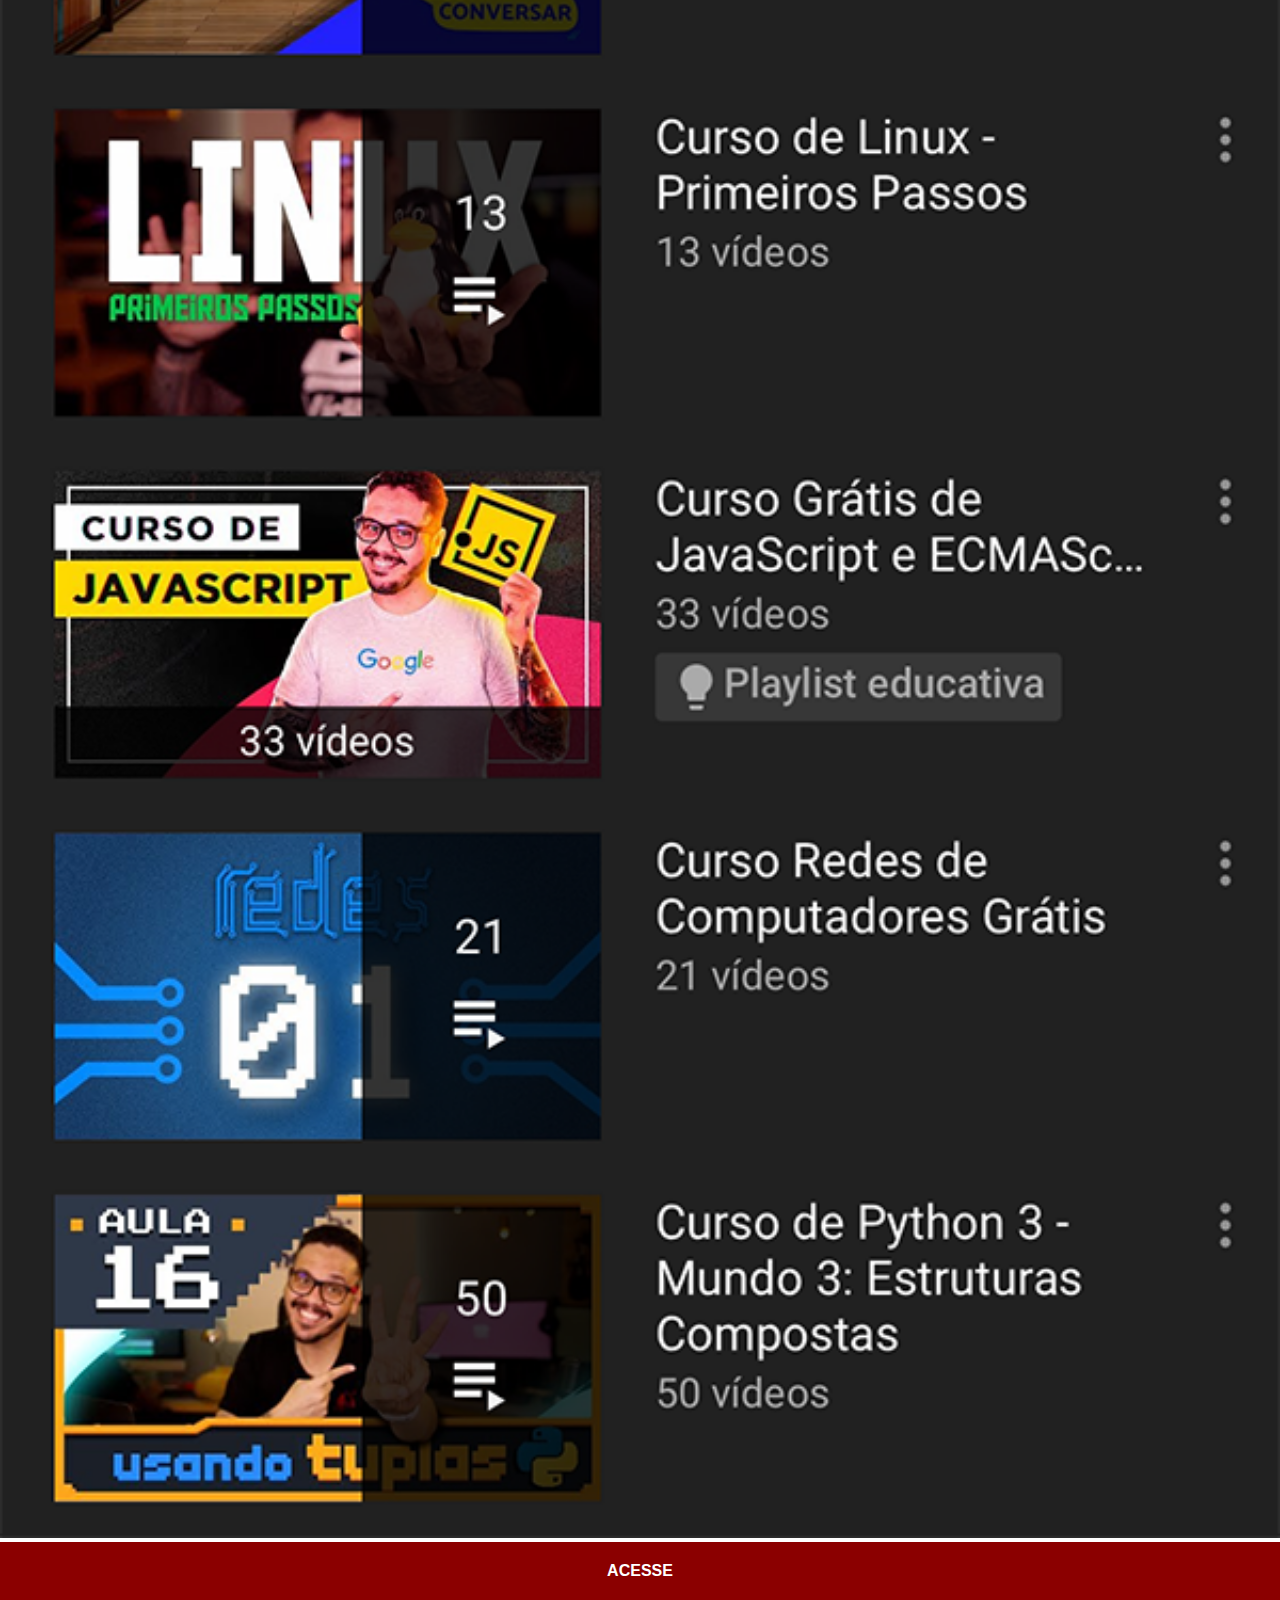
<file: youtube.html>
<!DOCTYPE html>
<html lang="pt-br">
<head>
    <meta charset="UTF-8">
    <meta http-equiv="X-UA-Compatible" content="IE=edge">
    <meta name="viewport" content="width=device-width, initial-scale=1.0">
    <title>Youtube</title>
    
    <link rel="stylesheet" href="estilos/social.css">
</head>
<body>
    <img src="imagens/tela-youtube.png" alt="Youtube">
    <a href="https://www.youtube.com/user/cursoemvideo/playlists" target="_blank">ACESSE</a>
</body>
</html>
</file>
<file: estilos/style.css>
@charset "UTF-8";

*{
    margin: 0%;
    padding: 0%;
    font-family: Arial, Helvetica, sans-serif;
}

html, body{
    height: 200vh;
    width: 100vw;
    background-color: black;
}

body{
    background: url('../imagens/fundo-madeira.jpg') no-repeat top center;
    background-size: cover;
    background-attachment: fixed;
}

main{
    height: 100vh;
    position: relative;
        
}

section#telefone{
    position: absolute;
    top: 50%;
    left: 50%;
    transform: translate(-50%, -50%);
    
    height: 627px;
    width: 311px;
    background: url(../imagens/frame-iphone.png) no-repeat;
}

iframe#tela{
    position: relative;
    top: 80px;
    left: 22px;
    width: 267px;
    height: 471px;
}

section#redes-sociais{
    text-align: right;
}

section#redes-sociais > a > img{
    width: 50px;
    height: 50px;
    margin: 10px;
    border-radius: 50%;
    box-shadow: 2px 2px 5px rgba(0, 0, 0, 0.400);
    box-sizing: border-box;
}

section#redes-sociais img:hover {
    border: 2px solid white;
}
</file>
<file: estilos/social.css>
@charset "UTF-8";

* {
    margin: 0px;
    padding: 0px;
    font-family: Arial, Helvetica, sans-serif;
}

::-webkit-scrollbar{
    width: 0px;
    height: 0px;
}

img {
    width: 100vw;

}
a {
    display: block;
    background-color: darkred;
    color: white;
    padding: 20px;
    text-align: center;
    font-weight: bolder;
    text-decoration: none;
}

a:hover {
background-color: red;
}
</file>
